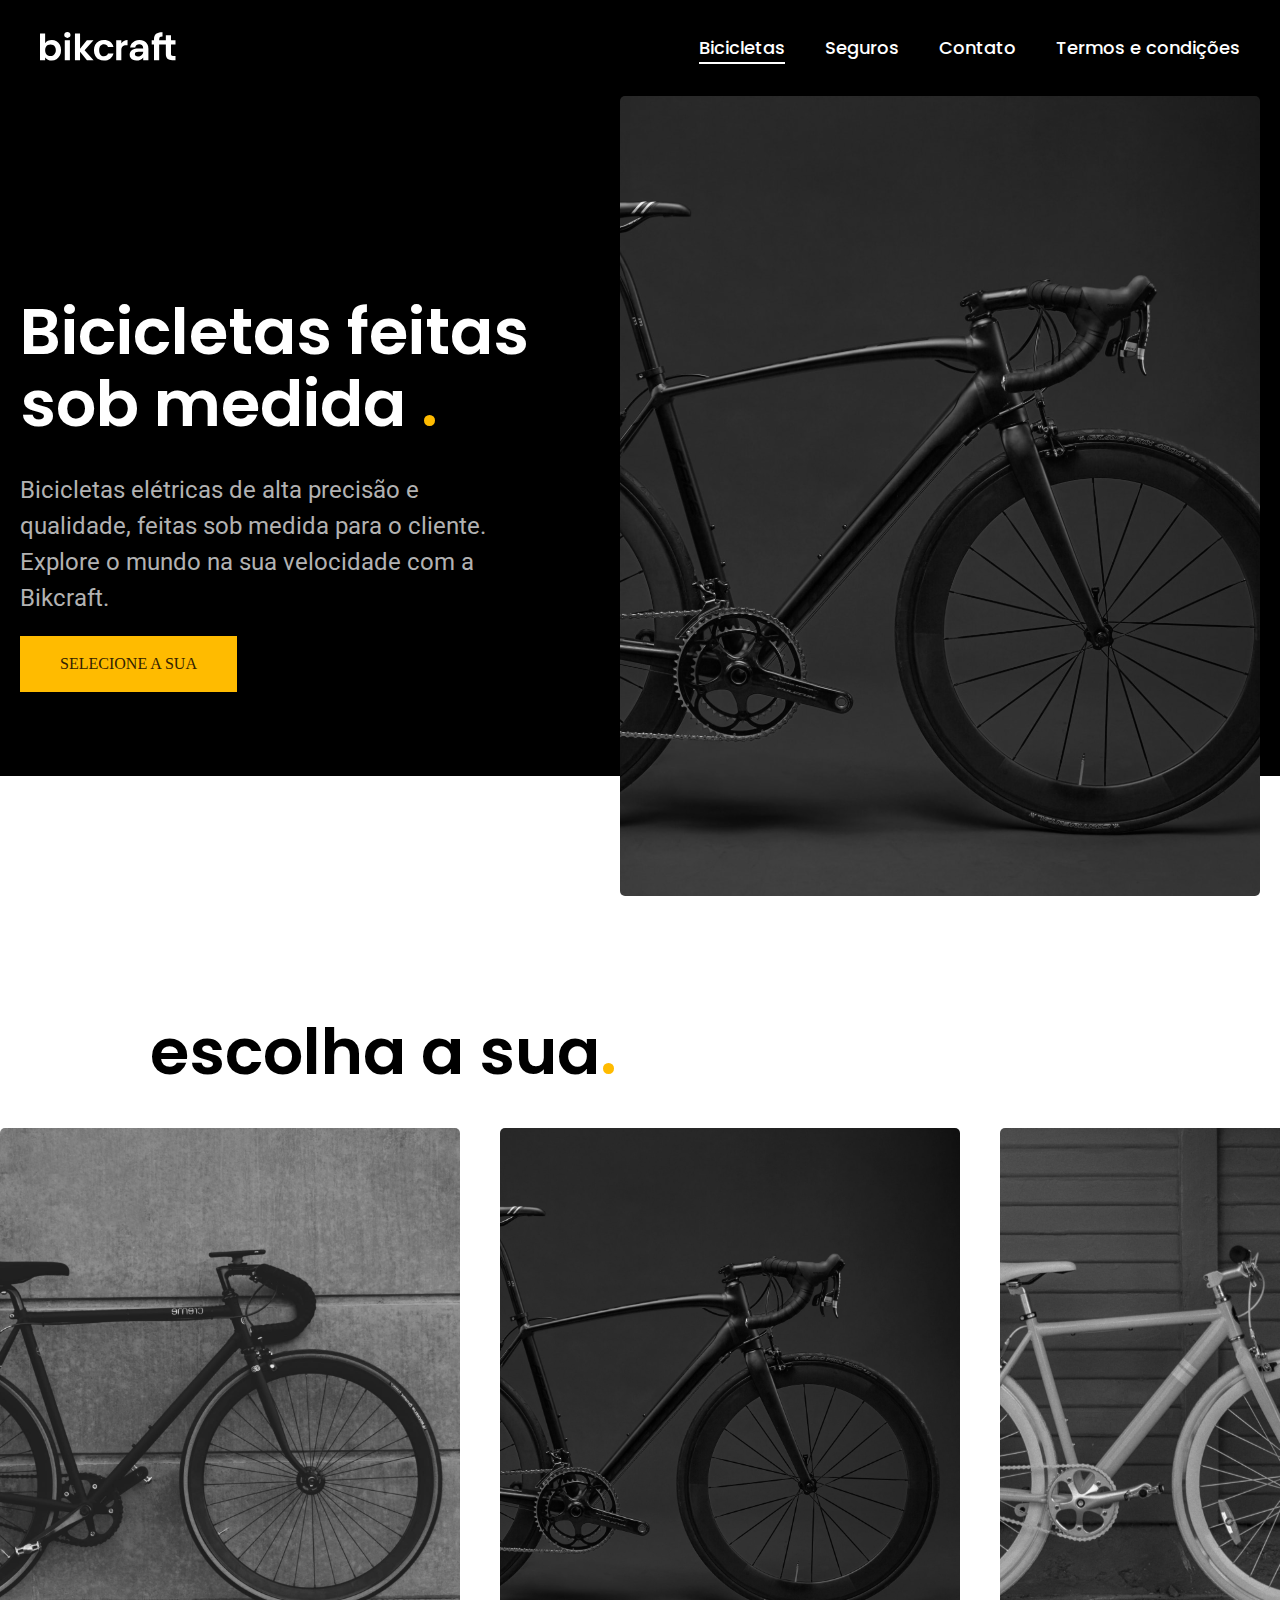
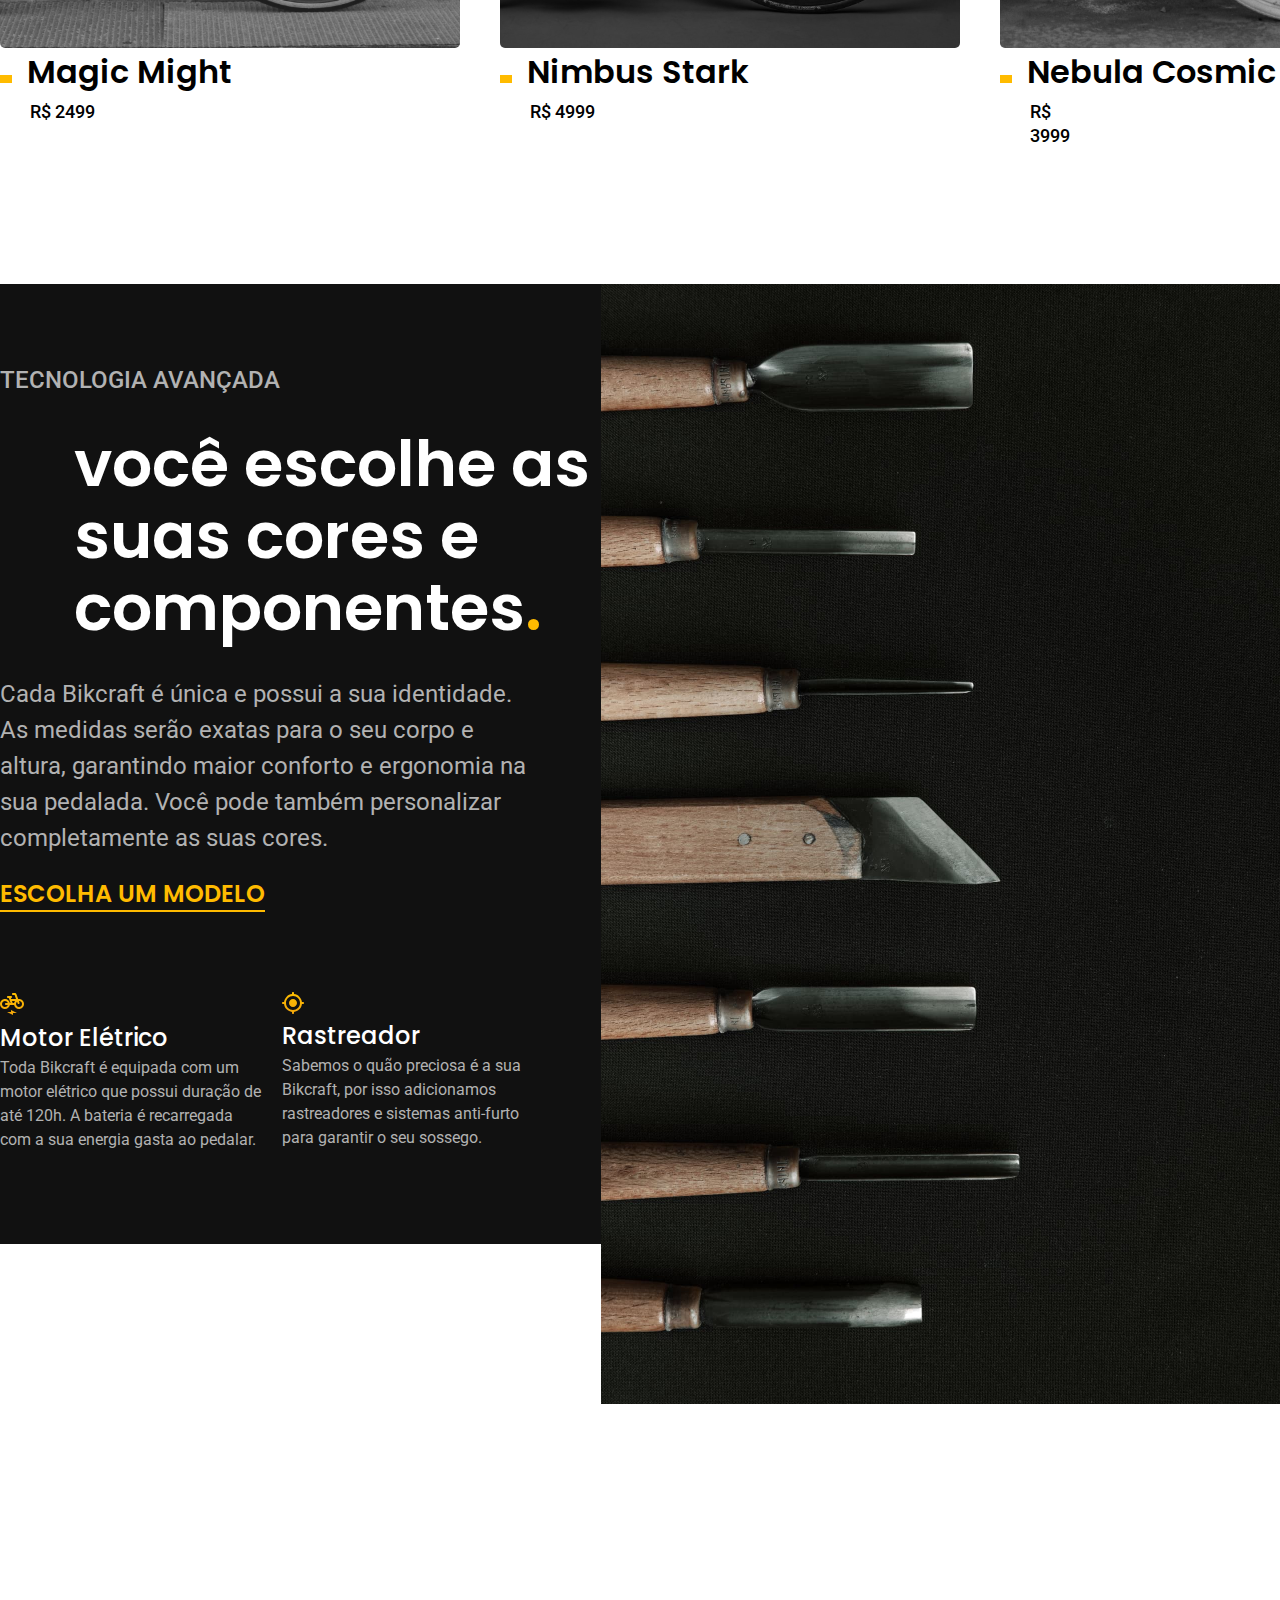
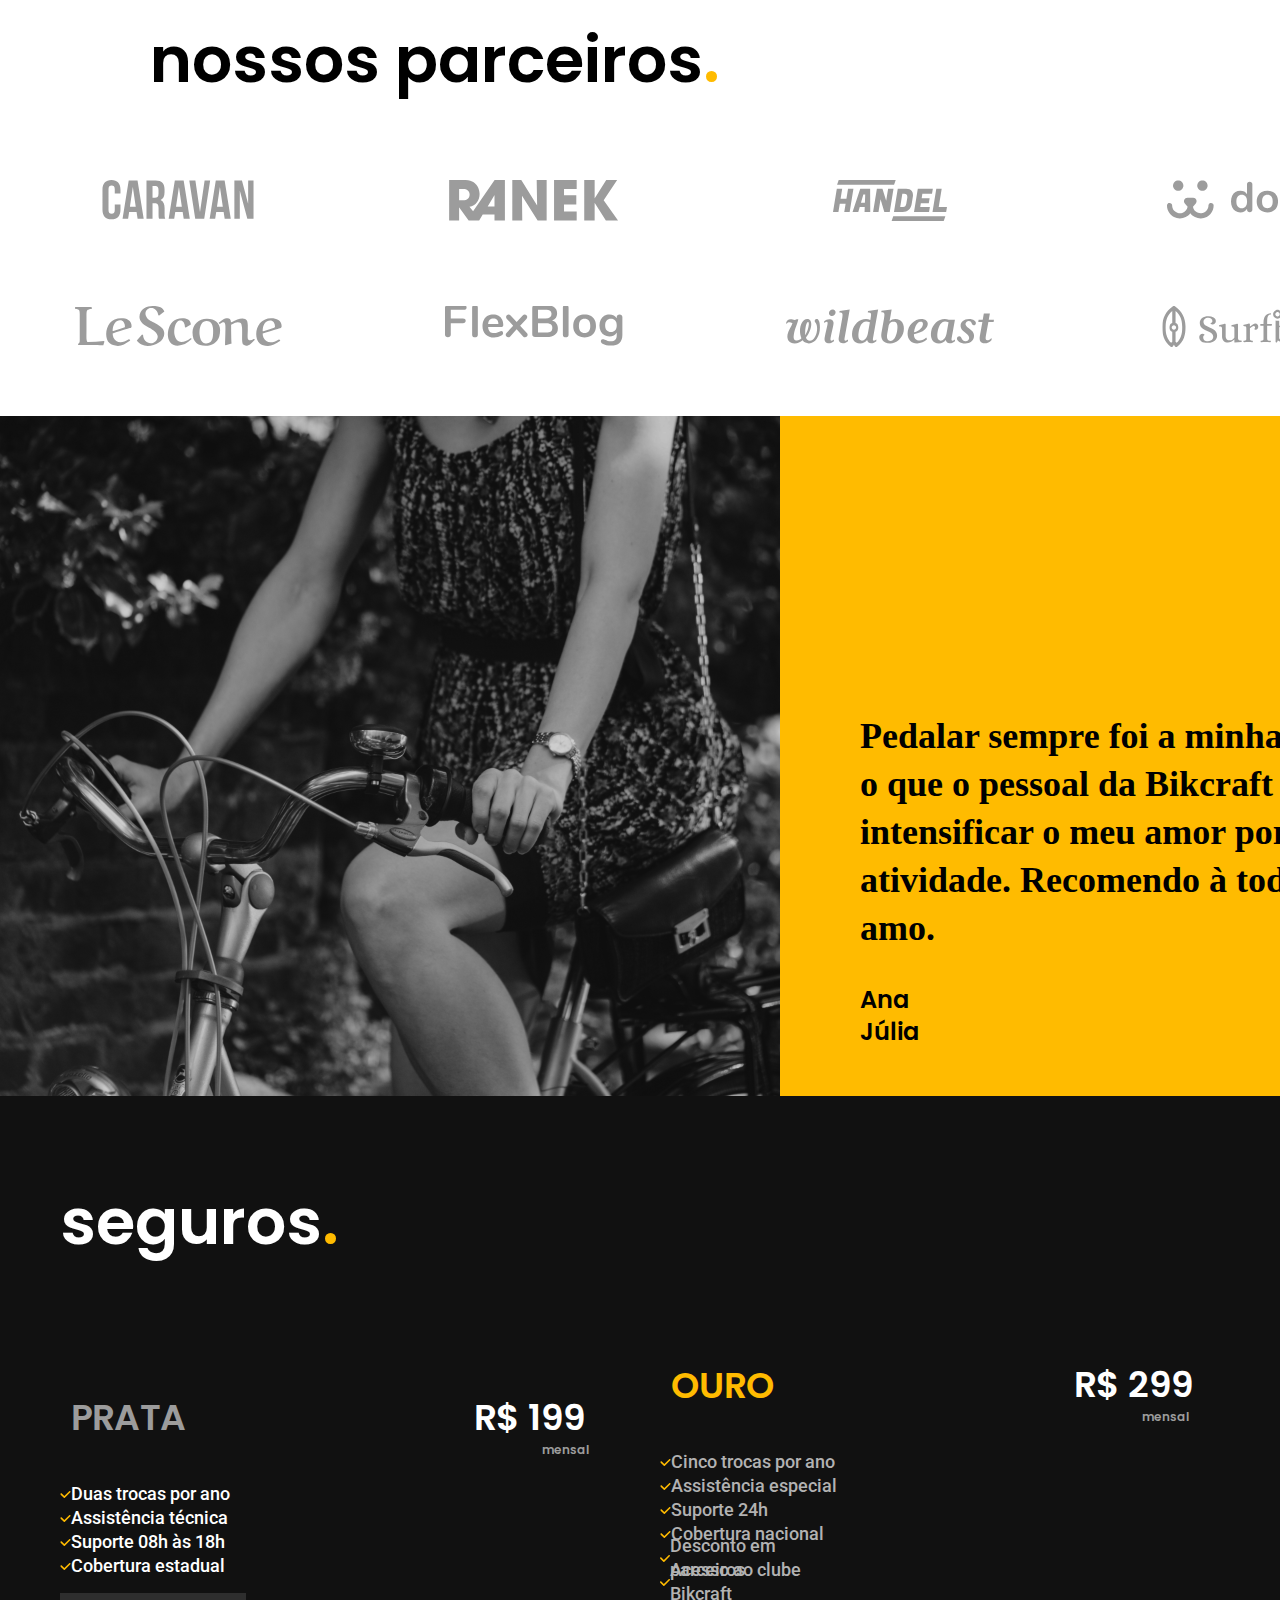
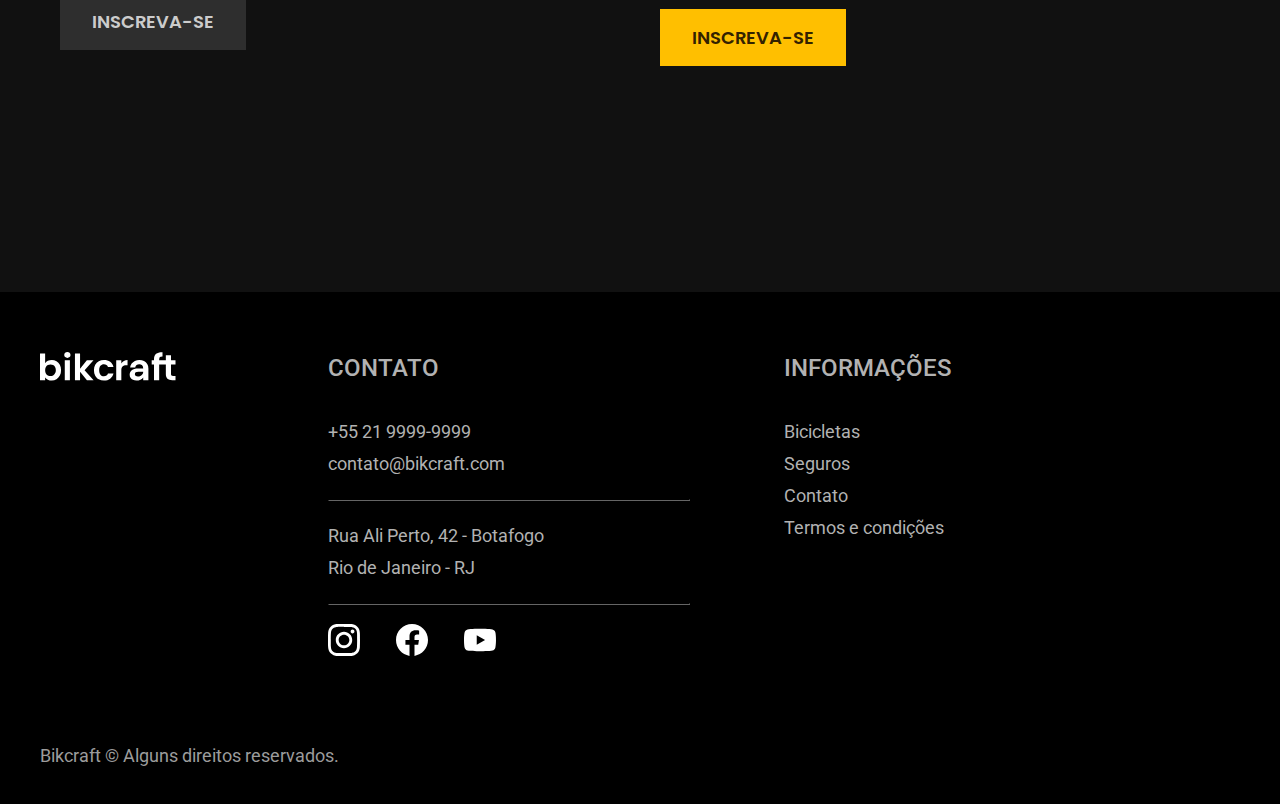
<file: index.html>
<!DOCTYPE html>
<html lang="pt-BR">
<head>
    <meta charset="UTF-8">
    <meta http-equiv="X-UA-Compatible" content="IE=edge">
    <meta name="viewport" content="width=device-width, initial-scale=1.0">
    <link rel="stylesheet" href="style.css">
    <title>Bikcraft - Home</title>
</head>
<body>
    
    
    <header><!--HEADER-->

        <div class="header-container">

            <a href="./index.html"><img src="./imagens/logo.svg" alt="Logo Bikcraft" width="136"></a>

            <nav>
                <ul>
                    <li class="menu-ativo"><a href="./bicletas.html">Bicicletas</a></li>
                    <li><a href="./seguros.html">Seguros</a></li>
                    <li><a href="./contato.html">Contato</a></li>
                    <li><a href="./termos.html">Termos e condições</a></li>
                </ul>
            </nav>

        </div>

    </header><!--HEADER-->

    <main class="home-main"><!--CONTEUDO-->

        <!--INTRO-->
        <section class="dark-section"> <!-- PADRAO (color)-->

            <div class="intro"> <!-- ESPECIFICO A CADA DARK SECTION (height)-->

                <div class="container"><!-- PADRAO (margin:auto/display:flex)-->
                    
                    <!-- IMG DECORATIVA -->

                    <div class="intro-content"> <!-- ESPECIFICO A CADA DARK SECTION (height & width)-->

                        <div class="content-container"><!-- PADRAO (margin:auto/display:flex/justify-content: space-between)-->
        
                            <div class="intro-content1">
                                <h1 class="font-1-xxl">
                                    Bicicletas feitas
                                    sob medida
                                </h1>
                                <p class="font-2-l">
                                    Bicicletas elétricas de alta precisão e qualidade,  feitas sob medida para o cliente. Explore o mundo na sua velocidade com a Bikcraft.
                                </p>
                                <a href="bicicletas.html">SELECIONE A SUA</a>
                            </div>
                            <img src="imagens/img-intro.svg" alt="Imagem intro.">
        
                        </div>

                    </div>
    
                </div>

            </div>

        </section>
        <!--INTRO-->
 
        <!-- OPCOES BIKES - ESTRUTURA PADRAO 1-->
        <section class="opcao-bikes">

            <!-- DIV TITULO -->
            <div class="title">
                <div class="title-text"><h1 id="opcao-bikes-title" class="font-1-xxl">escolha a sua</h1></div>
            </div>

            <!--DIV CENTER-->
            <div class="center">
                <a href="bicicleta-interna.html"><img src="imagens/bicicleta2.svg" alt="Bike 2"></a>
                <a href="bicicleta-interna.html"><img src="imagens/bicicleta1.svg" alt="Bike 1"></a>
                <a href="bicicleta-interna.html"><img src="imagens/bicicleta3.svg" alt="Bike 3"></a>
            </div>

            <!-- DIV INFO -->
            <div class="info">
                <div class="dado"><div><img src="imagens/Rectangle_35.svg"> <h1 class="font-1-xl">Magic Might</h1></div><p class="font-2-m">R$ 2499</p></div>
                <div class="dado"><div><img src="imagens/Rectangle_35.svg"> <h1 class="font-1-xl">Nimbus Stark</h1></div><p class="font-2-m">R$ 4999</p></div>
                <div class="dado"><div><img src="imagens/Rectangle_35.svg"> <h1 class="font-1-xl">Nebula Cosmic</h1></div><p class="font-2-m">R$ 3999</p></div>
            </div>

        </section>
        <!-- OPCOES BIKES -->

        <!--TECNOLOGIA AVANCADA-->
        <!---->
        <section id="tec-dark-section" class="dark-section2">

            <div class="tec">

                <!---->
                <div class="container">
                    
                    

                    <div class="tec-content">

                        <!---->
                        <div class="content-container">

                            <div class="grid">
                                <div class="content1">
                                    <h1 class="font-custom-1">Tecnologia Avançada</h1>
                                    <h2 class="font-1-xxl">você escolhe as suas cores e componentes</h2>
                                    <h3 class="font-2-l">Cada Bikcraft é única e possui a sua identidade. As medidas serão exatas para o seu corpo e altura, garantindo maior conforto e ergonomia na sua pedalada. Você pode também personalizar completamente as suas cores.</h3>
                                    <h4 class="font-custom-2"><a href="bicicletas.html">ESCOLHA UM MODELO</a></h4>
                                </div>

                                <div class="grid-inner">
                                    <div class="content2">
                                        <img src="imagens/eletrica.svg" alt="Imagem eletrica.">
                                        <h1 class="font-custom-3">Motor Elétrico</h1>
                                        <p class="font-2-s">Toda Bikcraft é equipada com um motor elétrico que possui duração de até 120h. A bateria é recarregada com a sua energia gasta ao pedalar.</p>
                                    </div>
                                    <div class="content3">
                                        <img src="imagens/rastreador.svg" alt="Imagem rastreador.">
                                        <h1 class="font-custom-3">Rastreador</h1>
                                        <p class="font-2-s">Sabemos o quão preciosa é a sua Bikcraft, por isso adicionamos rastreadores e sistemas anti-furto para garantir o seu sossego.</p>
                                    </div>
                                </div>
                            </div>
                            <img src="imagens/diferencial.svg" alt="Imagem diferencial.">
        
                        </div><!---->

                    </div>
    
                </div><!---->

            </div>

        </section><!---->
        <!--TECNOLOGIA AVANCADA-->

        <!-- PARCEIROS - ESTRUTURA PADRAO 1-->
        <section class="parceiros">

            <div class="parceiros-content">
                <!-- DIV TITULO -->
                <div class="title">
                    <div class="title-text"><h1 class="font-1-xxl">nossos parceiros</h1></div>
                </div>

                <!--DIV CENTER-->
                <div class="center">
                    <div id="set1" class="img-set">
                        <div class="img-set-img"><img src="imagens/caravan.svg" alt="parceiros"></div>
                        <div class="img-set-img"><img src="imagens/Ranek.svg" alt="parceiros"></div>
                        <div class="img-set-img"><img src="imagens/Handel.svg" alt="parceiros"></div>
                        <div class="img-set-img"><img src="imagens/dogs.svg" alt="parceiros"></div>
                    </div>
                    
                    <div id="set2" class="img-set">
                        <div class="img-set-img"><img src="imagens/lescone.svg" alt="parceiros"></div>
                        <div class="img-set-img"><img src="imagens/flexblog.svg" alt="parceiros"></div>
                        <div class="img-set-img"><img src="imagens/wildbeast.svg" alt="parceiros"></div>
                        <div class="img-set-img"><img src="imagens/surfbot.svg" alt="parceiros"></div>
                    </div>
                </div>    
            </div>

        </section>
        <!-- PARCEIROS -->

        <!--DEPOIMENTO-->
        <section>

            <div class="dep-section">
                <div class="dep-content">
                    <img src="imagens/depoimento.svg" alt="">
                    <h1 class="font-custom-15">Pedalar sempre foi a minha paixão, o que o pessoal da Bikcraft fez foi intensificar o meu amor por esta atividade. Recomendo à todos que amo.</h1>
                    <p class="font-custom-5">Ana Júlia</p>
                </div>
            </div>

        </section>


        <!--SEGUROS-->
        <!---->
        <section class="dark-section2"> 

            <div class="seg"> <!-- ESPECIFICO A CADA DARK SECTION (height)-->

                <!---->
                <div class="container">
                    
                    <!-- IMG DECORATIVA -->

                    <div class="seg-content"> <!-- ESPECIFICO A CADA DARK SECTION (height & width)-->

                        <!---->
                        <div class="content-container"><!-- PADRAO (margin:auto/display:flex/justify-content: space-between)-->

                            <div class="content1">
                                <div class="content1-container1">
                                    <h1 class="font-1-xxl">seguros</h1>
                                    <h2 class="font-custom-4">PRATA</h2>
                                    <div class="line"><img src="imagens/lista.svg" alt="Lista icon"><p class="font-2-m">Duas trocas por ano</p></div>
                                    <div class="line"><img src="imagens/lista.svg" alt="Lista icon"><p class="font-2-m">Assistência técnica</p></div>
                                    <div class="line"><img src="imagens/lista.svg" alt="Lista icon"><p class="font-2-m">Suporte 08h às 18h</p></div>
                                    <div class="line"><img src="imagens/lista.svg" alt="Lista icon"><p class="font-2-m">Cobertura estadual</p></div>
                                    <div class="btnSubscribe"><a class="font-1-m-b" href="orcamento.html">INSCREVA-SE</a></div>
                                </div>
                                <div class="content1-container2">
                                    <h1 class="font-custom-4">R$ 199</h1>
                                    <p class="font-1-xs">mensal</p>
                                </div>
                            </div>

                            <div class="content2">
                                <div class="content2-container1">
                                    <h2 class="font-custom-4">OURO</h2>
                                    <div class="line"><img src="imagens/lista.svg" alt="Lista icon"><p class="font-2-m">Cinco trocas por ano</p></div>
                                    <div class="line"><img src="imagens/lista.svg" alt="Lista icon"><p class="font-2-m">Assistência especial</p></div>
                                    <div class="line"><img src="imagens/lista.svg" alt="Lista icon"><p class="font-2-m">Suporte 24h</p></div>
                                    <div class="line"><img src="imagens/lista.svg" alt="Lista icon"><p class="font-2-m">Cobertura nacional</p></div>
                                    <div class="line"><img src="imagens/lista.svg" alt="Lista icon"><p class="font-2-m">Desconto em parceiros</p></div>
                                    <div class="line"><img src="imagens/lista.svg" alt="Lista icon"><p class="font-2-m">Acesso ao clube Bikcraft</p></div>
                                    <div class="btnSubscribe"><a class="font-1-m-b" href="orcamento.html">INSCREVA-SE</a></div>
                                </div>
                                <div class="content2-container2">
                                    <h1 class="font-custom-4">R$ 299</h1>
                                    <p class="font-1-xs">mensal</p>
                                </div>
                            </div>

                        </div>

                    </div>
    
                </div>

            </div>

        </section>

    </main><!--CONTEUDO-->

    <footer><!--FOOTER-->

        <div class="footer-container">
            
            <div class="footer-grid">

                <img src="./imagens/logo.svg" alt="Logo Bikcraft" width="136">

                <div class="footer-contato">

                    <h3>Contato</h3>
                    <ul>
                        <li>+55 21 9999-9999</li>
                        <li>contato@bikcraft.com</li>
                        <li><hr></li>
                        <li>Rua Ali Perto, 42 - Botafogo</li>
                        <li>Rio de Janeiro - RJ</li>
                        <li><hr></li>
                    </ul>

                    <img src="./imagens/instagram.svg" alt="Logo Instagram">
                    <img src="./imagens/facebook.svg" alt="Logo Facebook">
                    <img src="./imagens/youtube.svg" alt="Logo Youtube">

                </div>

                <div class="footer-info">

                    <h3>Informações</h3>
                    <nav>
                        <ul>
                            <li><a href="./bicletas.html">Bicicletas</a></li>
                            <li><a href="./seguros.html">Seguros</a></li>
                            <li><a href="./contato.html">Contato</a></li>
                            <li><a href="./termos.html">Termos e condições</a></li>
                        </ul>
                    </nav>

                </div>

            </div>
            <p>Bikcraft &copy; Alguns direitos reservados.</p>

        </div>

    </footer><!--FOOTER-->

</body>
</html>
</file>
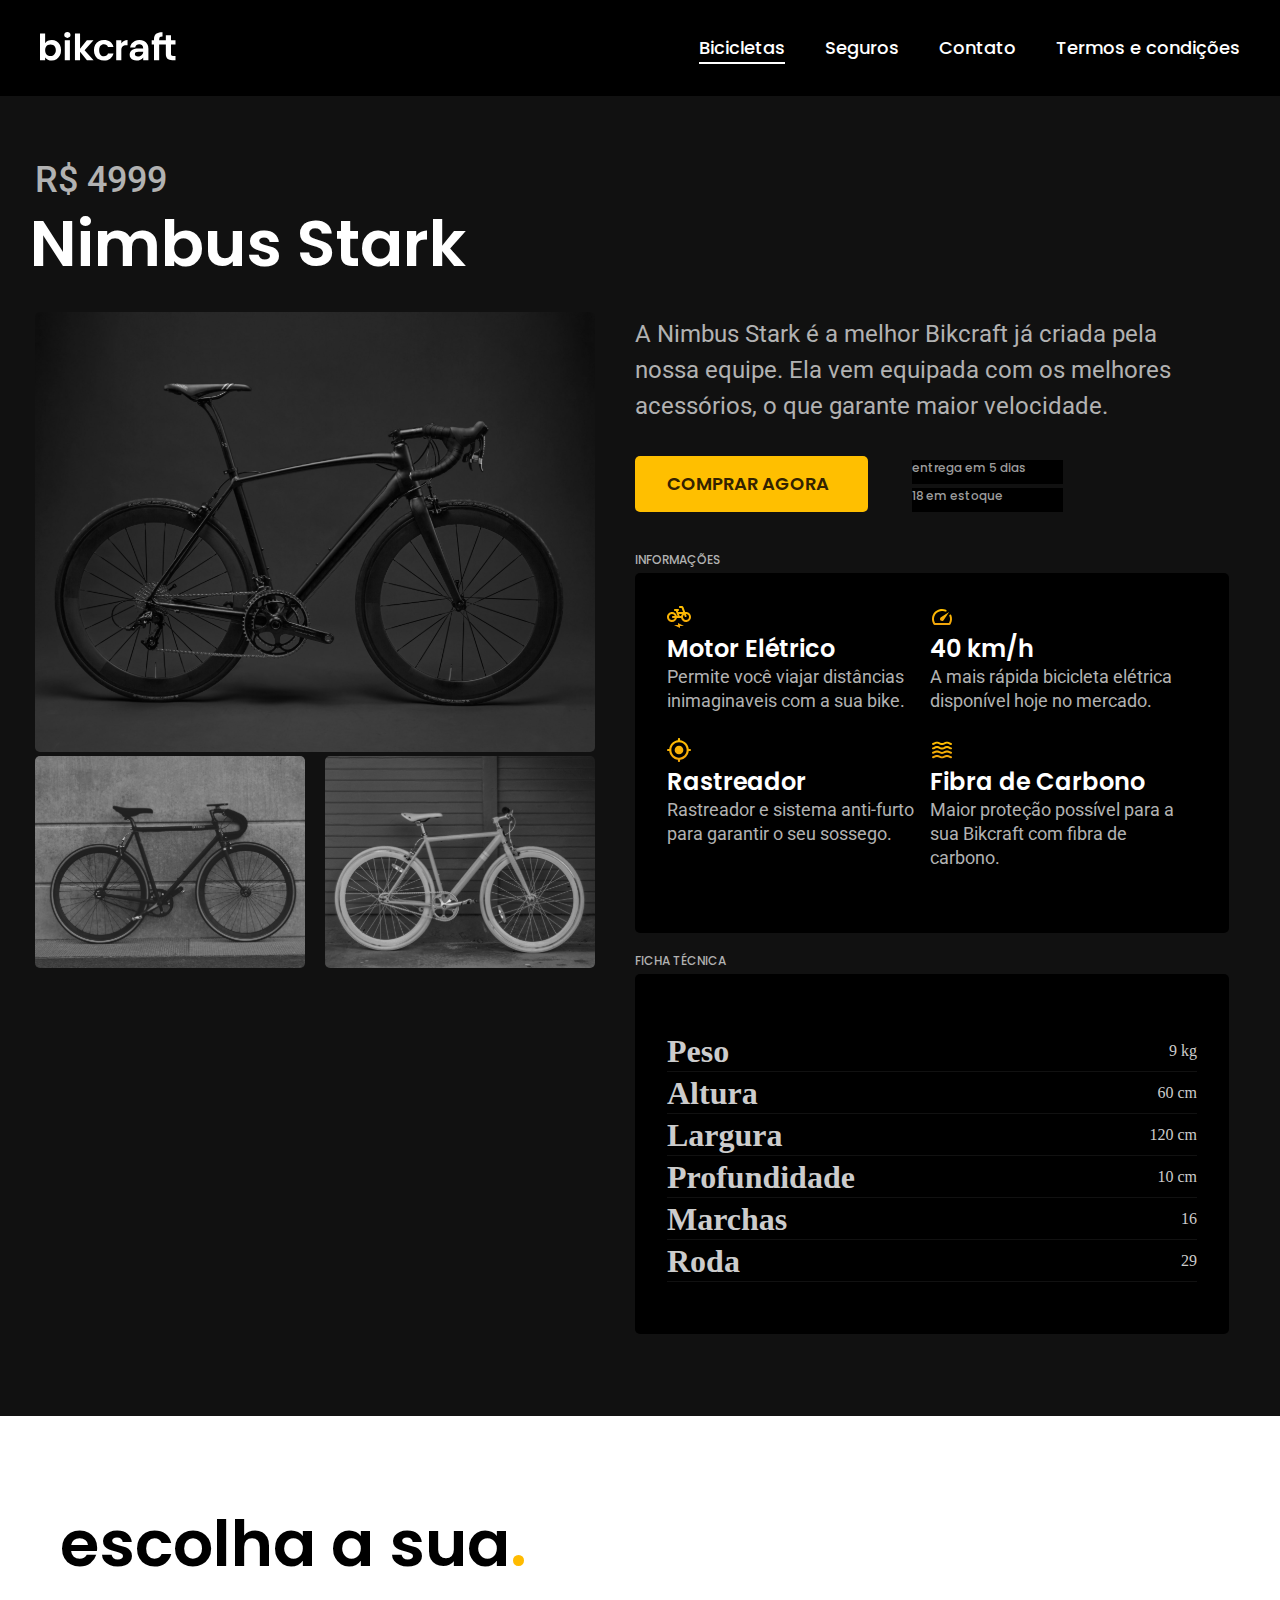
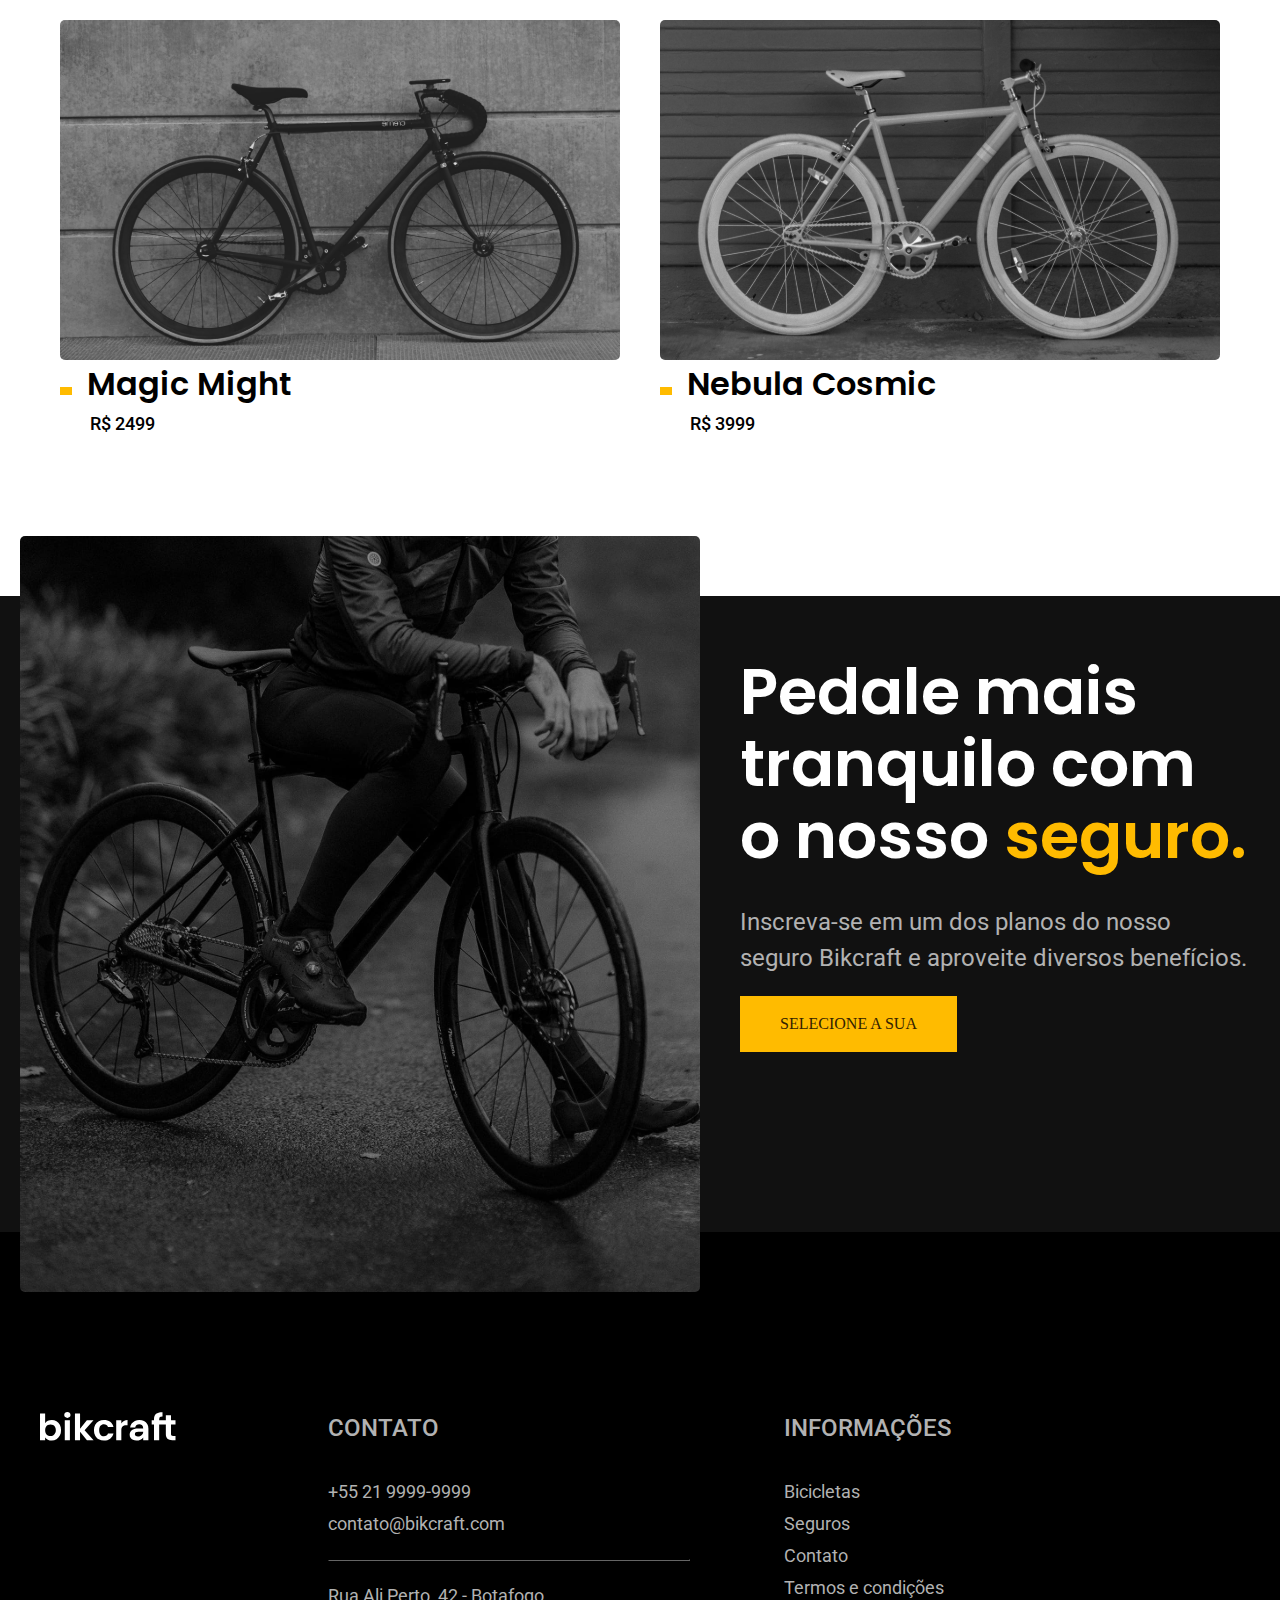
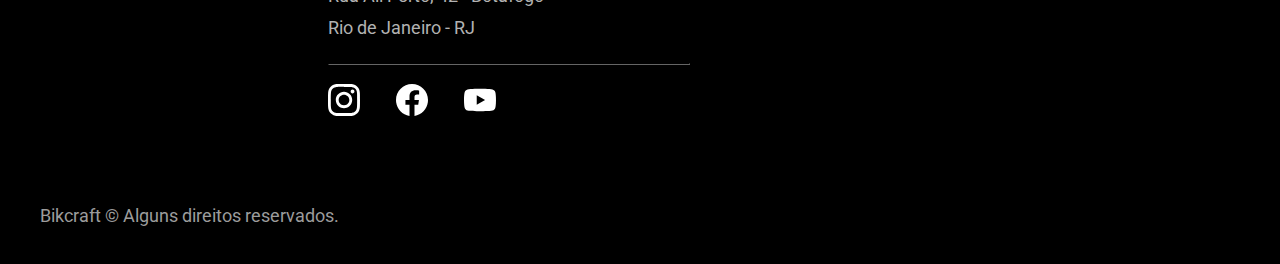
<file: bicicleta-interna.html>
<!DOCTYPE html>
<html lang="pt-BR">
<head>
    <meta charset="UTF-8">
    <meta http-equiv="X-UA-Compatible" content="IE=edge">
    <meta name="viewport" content="width=device-width, initial-scale=1.0">
    <link rel="stylesheet" href="style.css">
    <title>Bikcraft - Bicicleta Interna</title>
</head>
<body>
    
    
    <header><!--HEADER-->

        <div class="header-container">

            <a href="./index.html"><img src="./imagens/logo.svg" alt="Logo Bikcraft" width="136"></a>

            <nav>
                <ul>
                    <li class="menu-ativo"><a href="./bicletas.html">Bicicletas</a></li>
                    <li><a href="./seguros.html">Seguros</a></li>
                    <li><a href="./contato.html">Contato</a></li>
                    <li><a href="./termos.html">Termos e condições</a></li>
                </ul>
            </nav>

        </div>

    </header><!--HEADER-->

    <main><!--CONTEUDO-->

        <!--SECTION COMPRA-->
        <section>

            <div class="compra-section">

                <div class="compra-content">

                    <!--FOTOS-->
                    <div class="bike-fotos">
                        <div class="bike-titulo">
                            <h1 class="font-custom-16">R$ 4999</h1>
                            <h2 class="font-1-xxl">Nimbus Stark</h2>
                        </div>
                        <img src="imagens/bicicleta1-galeria.svg" alt="Bike 1">
                        <div class="mais-bikes">
                            <img src="imagens/bicicleta2-galeria.svg" alt="Bike 2">
                            <img src="imagens/bicicleta3-galeria.svg" alt="Bike 3">
                        </div>
                    </div>
                    
                    <!--BIKE DESC-->
                    <div class="bike-descricao">
                        <p id="bike-descricao-text" class="font-2-l">A Nimbus Stark é a melhor Bikcraft já criada pela nossa equipe. Ela vem equipada com os melhores acessórios, o que garante maior velocidade.</p>
                        <!--BTN-->
                        <div class="cta">
                            <a href="orcamento.html" class="font-1-m-b">COMPRAR AGORA</a>
                            <div class="condicoes-envio">
                                <p class="font-custom-11">entrega em 5 dias</p>
                                <p class="font-custom-11">18 em estoque</p>
                            </div>
                        </div>
                        <p id="subDescricao-title" class="font-custom-11">INFORMAÇÕES</p>
                        <div class="subDescricao1">
                            <div class="subDescricao1-content">
                                <div class="box-item-info">
                                    <div class="item-info">
                                        <img src="imagens/bikeicon.svg" alt="parceiros">
                                        <h1 class="font-custom-5">Motor Elétrico</h1>
                                        <p class="font-custom-6">Permite você viajar distâncias inimaginaveis com a sua bike.</p>
                                    </div>
                                    <div class="item-info">
                                        <img src="imagens/velocidade.svg" alt="parceiros">
                                        <h1 class="font-custom-5">40 km/h</h1>
                                        <p class="font-custom-6">A mais rápida bicicleta elétrica disponível hoje no mercado.</p>
                                    </div>
                                </div>
                                <div class="box-item-info">
                                    <div class="item-info">
                                        <img src="imagens/rastreador.svg" alt="parceiros">
                                        <h1 class="font-custom-5">Rastreador</h1>
                                        <p class="font-custom-6">Rastreador e sistema anti-furto para garantir o seu sossego.</p>
                                    </div>
                                    <div class="item-info">
                                        <img src="imagens/carbono.svg" alt="parceiros">
                                        <h1 class="font-custom-5">Fibra de Carbono</h1>
                                        <p class="font-custom-6">Maior proteção possível para a sua Bikcraft com fibra de carbono.</p>
                                    </div>
                                </div>
                            </div>
                        </div>
                        <p id="subDescricao-title" class="font-custom-11">FICHA TÉCNICA</p>
                        <div class="subDescricao2">
                            <div class="subDescricao2-content">
                                <div class="subDescricao2-line"><h1>Peso</h1><p>9 kg</p></div>
                                <div class="subDescricao2-line"><h1>Altura</h1><p>60 cm</p></div>
                                <div class="subDescricao2-line"><h1>Largura</h1><p>120 cm</p></div>
                                <div class="subDescricao2-line"><h1>Profundidade</h1><p>10 cm</p></div>
                                <div class="subDescricao2-line"><h1>Marchas</h1><p>16</p></div>
                                <div class="subDescricao2-line"><h1>Roda</h1><p>29</p></div>
                            </div>
                        </div>
                    </div>
                </div>

            </div>

        </section>

        <!-- OPCOES BIKES - ESTRUTURA PADRAO 1-->
        <section class="opcao-bikes-bicicleta-interna">

            <!-- DIV TITULO -->
            <div id="opcao-bikes-bicicleta-interna-title" class="title">
                <div class="title-text"><h1 class="font-1-xxl">escolha a sua</h1></div>
            </div>

            <!--DIV CENTER-->
            <div class="center">
                <a href="bicicleta-interna.html"><img src="imagens/bicicleta1-wide.svg" alt="Bike 1"></a>
                <a href="bicicleta-interna.html"><img src="imagens/bicicleta3-wide.svg" alt="Bike 3"></a>
            </div>

            <!-- DIV INFO -->
            <div id="opcao-bikes-bicicleta-interna-info" class="info">
                <div class="dado"><div><img src="imagens/Rectangle_35.svg"> <h1 class="font-1-xl">Magic Might</h1></div><p class="font-2-m">R$ 2499</p></div>
                <div class="dado"><div><img src="imagens/Rectangle_35.svg"> <h1 class="font-1-xl">Nebula Cosmic</h1></div><p class="font-2-m">R$ 3999</p></div>
            </div>

        </section>


        <!--SEGUROS OFFER-->
        <section class="dark-section"> <!-- PADRAO (color)-->

            <div id="seg-offer" class="intro"> <!-- ESPECIFICO A CADA DARK SECTION (height)-->

                <div id="seg-offer-container" class="container"><!-- PADRAO (margin:auto/display:flex)-->
                    
                    <!-- IMG DECORATIVA -->

                    <div class="intro-content"> <!-- ESPECIFICO A CADA DARK SECTION (height & width)-->

                        <div class="content-container"><!-- PADRAO (margin:auto/display:flex/justify-content: space-between)-->
        
                            <img src="imagens/guyBike.svg" alt="Imagem intro.">

                            <div id="seg-offer-content" class="intro-content1">
                                <h1 class="font-1-xxl">
                                    Pedale mais
                                    tranquilo com
                                    o nosso
                                </h1>
                                <p class="font-2-l">
                                    Inscreva-se em um dos planos do nosso seguro Bikcraft e aproveite diversos benefícios.
                                </p>
                                <a href="seguros.html">SELECIONE A SUA</a>
                            </div>

                        </div>

                    </div>
    
                </div>

            </div>

        </section>

        <div class="bar"></div>

        <!--INTRO-->
    </main><!--CONTEUDO-->

    <footer><!--FOOTER-->

        <div class="footer-container">
            
            <div class="footer-grid">

                <img src="./imagens/logo.svg" alt="Logo Bikcraft" width="136">

                <div class="footer-contato">

                    <h3>Contato</h3>
                    <ul>
                        <li>+55 21 9999-9999</li>
                        <li>contato@bikcraft.com</li>
                        <li><hr></li>
                        <li>Rua Ali Perto, 42 - Botafogo</li>
                        <li>Rio de Janeiro - RJ</li>
                        <li><hr></li>
                    </ul>

                    <img src="./imagens/instagram.svg" alt="Logo Instagram">
                    <img src="./imagens/facebook.svg" alt="Logo Facebook">
                    <img src="./imagens/youtube.svg" alt="Logo Youtube">

                </div>

                <div class="footer-info">

                    <h3>Informações</h3>
                    <nav>
                        <ul>
                            <li><a href="./bicletas.html">Bicicletas</a></li>
                            <li><a href="./seguros.html">Seguros</a></li>
                            <li><a href="./contato.html">Contato</a></li>
                            <li><a href="./termos.html">Termos e condições</a></li>
                        </ul>
                    </nav>

                </div>

            </div>
            <p>Bikcraft &copy; Alguns direitos reservados.</p>

        </div>

    </footer><!--FOOTER-->

</body>
</html>
</file>
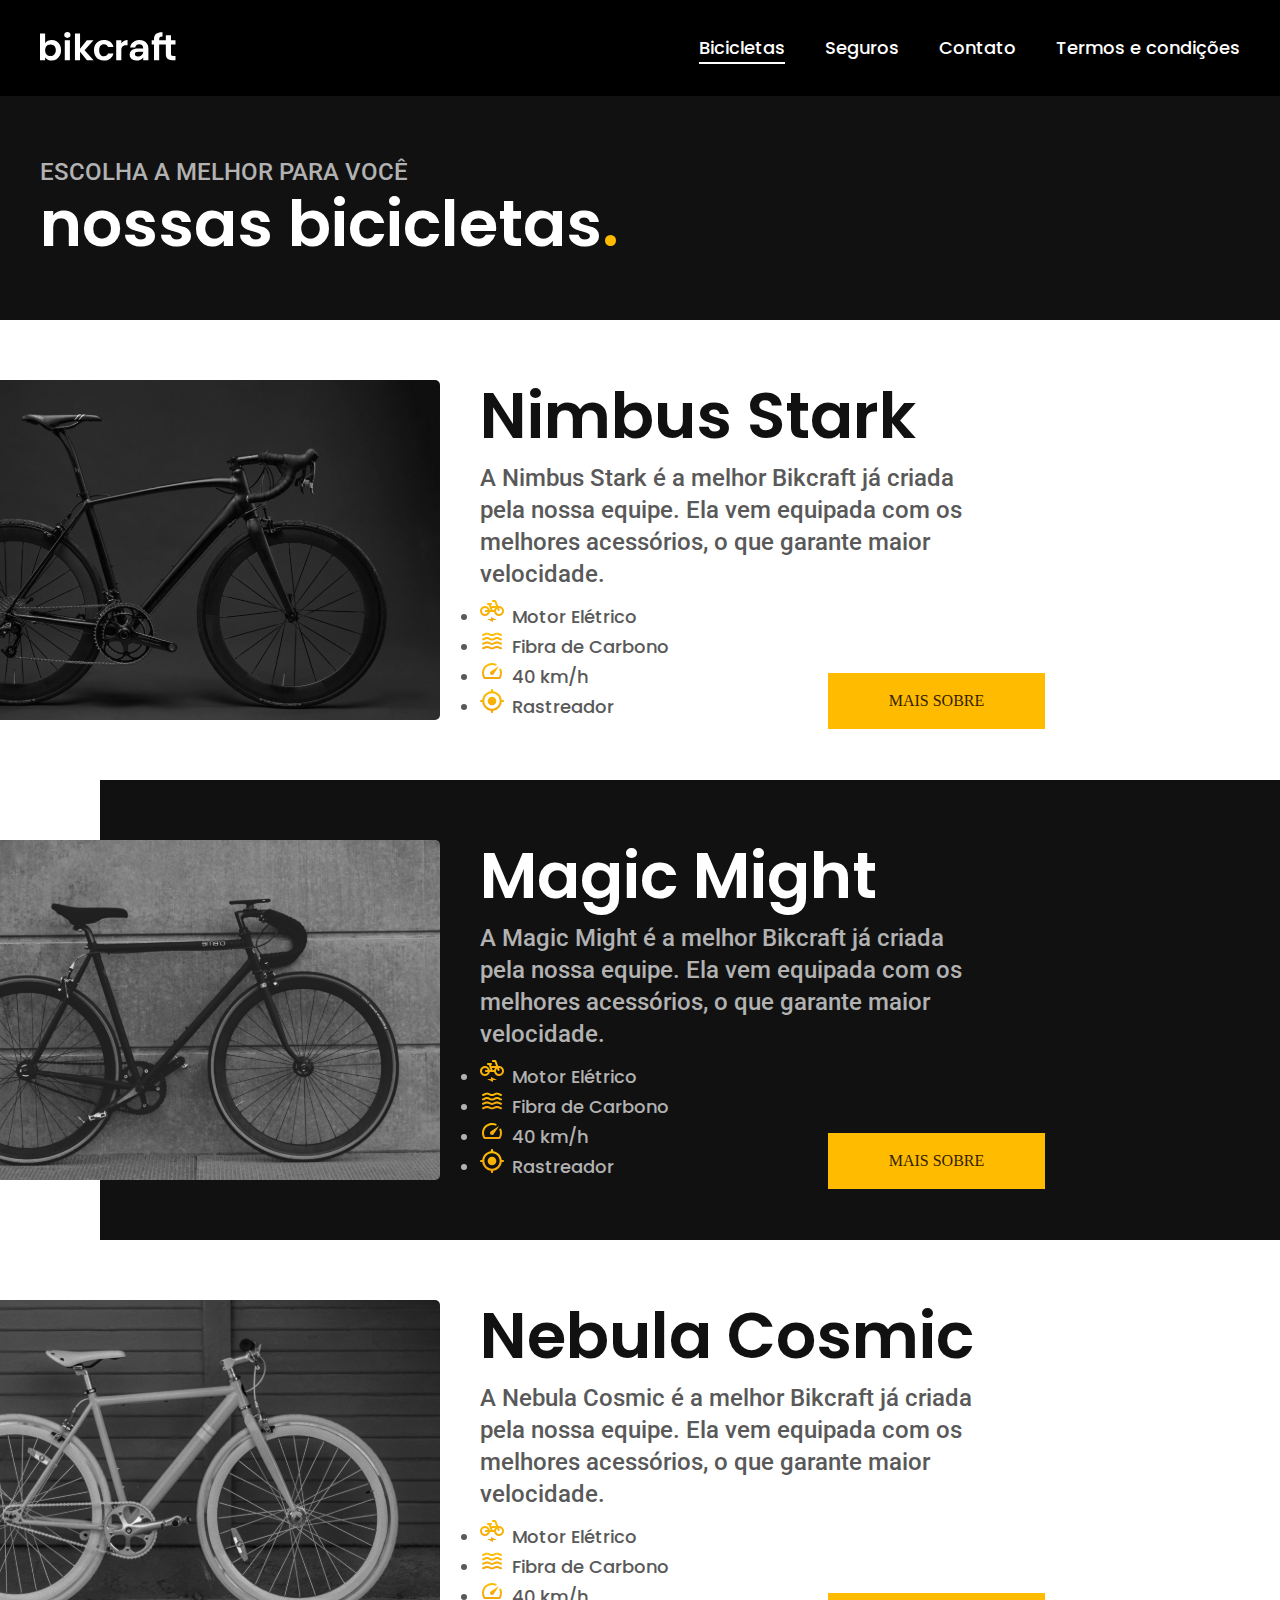
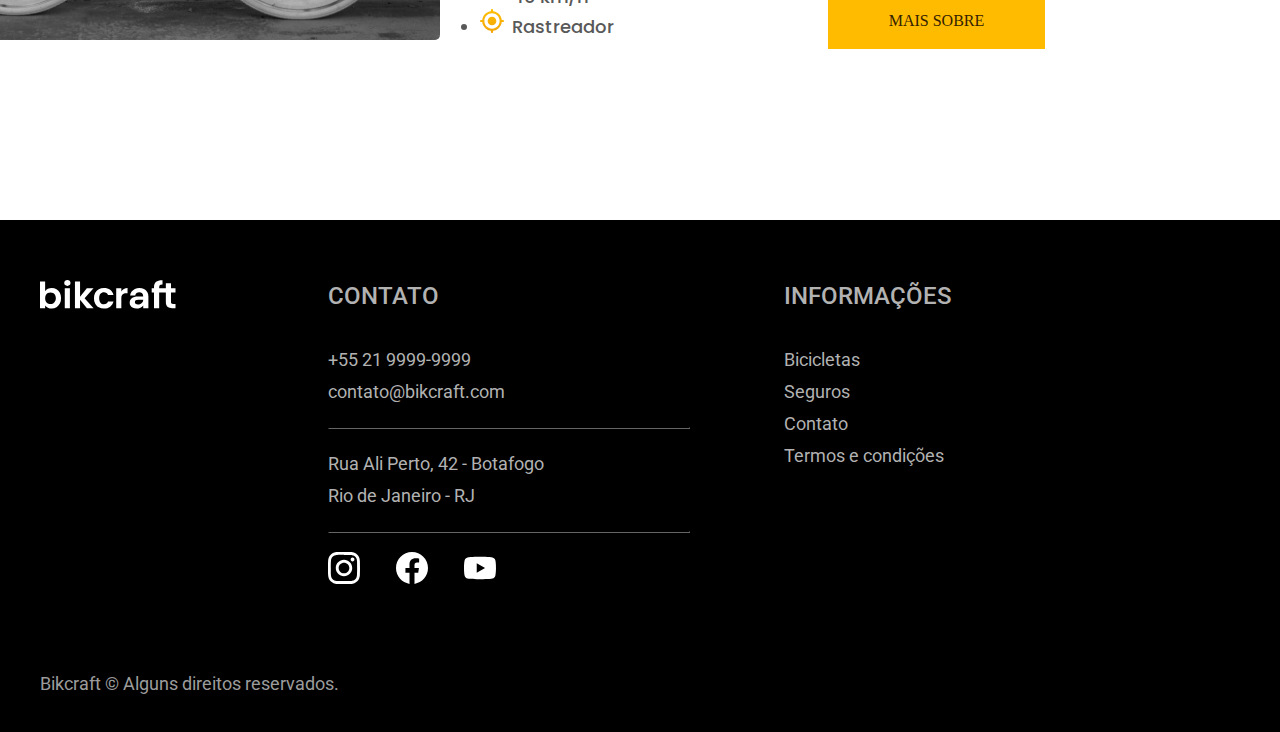
<file: bicicletas.html>
<!DOCTYPE html>
<html lang="pt-BR">

<head>
    <meta charset="UTF-8">
    <meta http-equiv="X-UA-Compatible" content="IE=edge">
    <meta name="viewport" content="width=device-width, initial-scale=1.0">
    <link rel="stylesheet" href="style.css">
    <title>Bikcraft - Bicicletas</title>
</head>

<body>


    <header>
        <!--HEADER-->

        <div class="header-container">

            <a href="./index.html"><img src="./imagens/logo.svg" alt="Logo Bikcraft" width="136"></a>

            <nav>
                <ul>
                    <li class="menu-ativo"><a href="./bicletas.html">Bicicletas</a></li>
                    <li><a href="./seguros.html">Seguros</a></li>
                    <li><a href="./contato.html">Contato</a></li>
                    <li><a href="./termos.html">Termos e condições</a></li>
                </ul>
            </nav>

        </div>

    </header>
    <!--HEADER-->

    <main>

        <!--CONTEUDO-->    
        <!-- TITULO -->
        <section class="main-titulo">
            <div class="main-container">
                <p>Escolha a melhor para você</p>
                <h1>nossas bicicletas</h1>
            </div>
            
        <!--BIKE 1-->
        <section id="W-bicicleta-offer" class="dark-section">
            <!-- PADRAO (color)-->
        
            <div id="W-bik-offer-section" class="intro">
                <!-- ESPECIFICO A CADA DARK SECTION (height)-->
        
                <div id="W-bik-offer-container" class="container">
                    <!-- PADRAO (margin:auto/display:flex)-->
        
                    <!-- IMG DECORATIVA -->
        
                    <div id="W-bik-offer-content" class="intro-content">
                        <!-- ESPECIFICO A CADA DARK SECTION (height & width)-->
        
                        <div id="W-bik-offer-content-container" class="content-container">
                            <!-- PADRAO (margin:auto/display:flex/justify-content: space-between)-->
        
                            <img src="imagens/Nimbus-wide.svg" alt="Imagem intro.">
        
                            <div id="W-bik-offer" class="intro-content1">
                                <h1 class="font-custom-14">Nimbus Stark</h1>
                                <p class="font-2-l">
                                    A Nimbus Stark é a melhor Bikcraft já criada pela nossa equipe. Ela vem equipada com os melhores acessórios, o que garante maior velocidade.
                                </p>
                                <ul class="bike2-list">
                                    <li class="font-1-m"><img src="imagens/eletrica.svg">Motor Elétrico</li>
                                    <li class="font-1-m"><img src="imagens/carbono.svg">Fibra de Carbono</li>
                                    <li class="font-1-m"><img src="imagens/velocidade.svg">40 km/h</li>
                                    <li class="font-1-m"><img src="imagens/rastreador.svg">Rastreador</li>
                                </ul>
                                <a id="W-btnMais" href="bicicleta-interna.html">MAIS SOBRE</a>
                            </div>
        
                        </div>
        
                    </div>
        
                </div>
        
            </div>
        
        </section>

        <!--BIKE 2-->
        <section id="bicicleta-offer" class="dark-section">
            <!-- PADRAO (color)-->
        
            <div id="bik-offer-section" class="intro">
                <!-- ESPECIFICO A CADA DARK SECTION (height)-->
        
                <div id="bik-offer-container" class="container">
                    <!-- PADRAO (margin:auto/display:flex)-->
        
                    <!-- IMG DECORATIVA -->
        
                    <div id="bik-offer-content" class="intro-content">
                        <!-- ESPECIFICO A CADA DARK SECTION (height & width)-->
        
                        <div id="bik-offer-content-container" class="content-container">
                            <!-- PADRAO (margin:auto/display:flex/justify-content: space-between)-->
        
                            <img src="imagens/bicicleta2-wide.svg" alt="Imagem intro.">
        
                            <div id="bik-offer" class="intro-content1">
                                <h1 class="font-custom-14">Magic Might</h1>
                                <p class="font-2-l">
                                    A Magic Might é a melhor Bikcraft já criada pela nossa equipe. Ela vem equipada
                                    com os melhores acessórios, o que garante maior velocidade.
                                </p>
                                <ul class="bike2-list">
                                    <li class="font-1-m"><img src="imagens/eletrica.svg">Motor Elétrico</li>
                                    <li class="font-1-m"><img src="imagens/carbono.svg">Fibra de Carbono</li>
                                    <li class="font-1-m"><img src="imagens/velocidade.svg">40 km/h</li>
                                    <li class="font-1-m"><img src="imagens/rastreador.svg">Rastreador</li>
                                </ul>
                                <a id="btnMais" href="bicicleta-interna.html">MAIS SOBRE</a>
                            </div>
        
                        </div>
        
                    </div>
        
                </div>
        
            </div>
        
        </section>

        <!--BIKE 3-->
        <section id="W-bicicleta-offer" class="dark-section">
            <!-- PADRAO (color)-->
        
            <div id="W-bik-offer-section" class="intro">
                <!-- ESPECIFICO A CADA DARK SECTION (height)-->
        
                <div id="W-bik-offer-container" class="container">
                    <!-- PADRAO (margin:auto/display:flex)-->
        
                    <!-- IMG DECORATIVA -->
        
                    <div id="W-bik-offer-content" class="intro-content">
                        <!-- ESPECIFICO A CADA DARK SECTION (height & width)-->
        
                        <div id="W-bik-offer-content-container" class="content-container">
                            <!-- PADRAO (margin:auto/display:flex/justify-content: space-between)-->
        
                            <img src="imagens/bicicleta3-wide.svg" alt="Imagem intro.">
        
                            <div id="W-bik-offer" class="intro-content1">
                                <h1 class="font-custom-14">Nebula Cosmic</h1>
                                <p class="font-2-l">
                                    A Nebula Cosmic é a melhor Bikcraft já criada pela nossa equipe. Ela vem equipada com os melhores acessórios, o que garante maior velocidade.
                                </p>
                                <ul class="bike2-list">
                                    <li class="font-1-m"><img src="imagens/eletrica.svg">Motor Elétrico</li>
                                    <li class="font-1-m"><img src="imagens/carbono.svg">Fibra de Carbono</li>
                                    <li class="font-1-m"><img src="imagens/velocidade.svg">40 km/h</li>
                                    <li class="font-1-m"><img src="imagens/rastreador.svg">Rastreador</li>
                                </ul>
                                <a id="W-btnMais" href="bicicleta-interna.html">MAIS SOBRE</a>
                            </div>
        
                        </div>
        
                    </div>
        
                </div>
        
            </div>
        
        </section>                

        

    </main>
    <!--CONTEUDO-->

    <footer>
        <!--FOOTER-->

        <div class="footer-container">

            <div class="footer-grid">

                <img src="./imagens/logo.svg" alt="Logo Bikcraft" width="136">

                <div class="footer-contato">

                    <h3>Contato</h3>
                    <ul>
                        <li>+55 21 9999-9999</li>
                        <li>contato@bikcraft.com</li>
                        <li>
                            <hr>
                        </li>
                        <li>Rua Ali Perto, 42 - Botafogo</li>
                        <li>Rio de Janeiro - RJ</li>
                        <li>
                            <hr>
                        </li>
                    </ul>

                    <img src="./imagens/instagram.svg" alt="Logo Instagram">
                    <img src="./imagens/facebook.svg" alt="Logo Facebook">
                    <img src="./imagens/youtube.svg" alt="Logo Youtube">

                </div>

                <div class="footer-info">

                    <h3>Informações</h3>
                    <nav>
                        <ul>
                            <li><a href="./bicletas.html">Bicicletas</a></li>
                            <li><a href="./seguros.html">Seguros</a></li>
                            <li><a href="./contato.html">Contato</a></li>
                            <li><a href="./termos.html">Termos e condições</a></li>
                        </ul>
                    </nav>

                </div>

            </div>
            <p>Bikcraft &copy; Alguns direitos reservados.</p>

        </div>

    </footer>
    <!--FOOTER-->

</body>

</html>
</file>
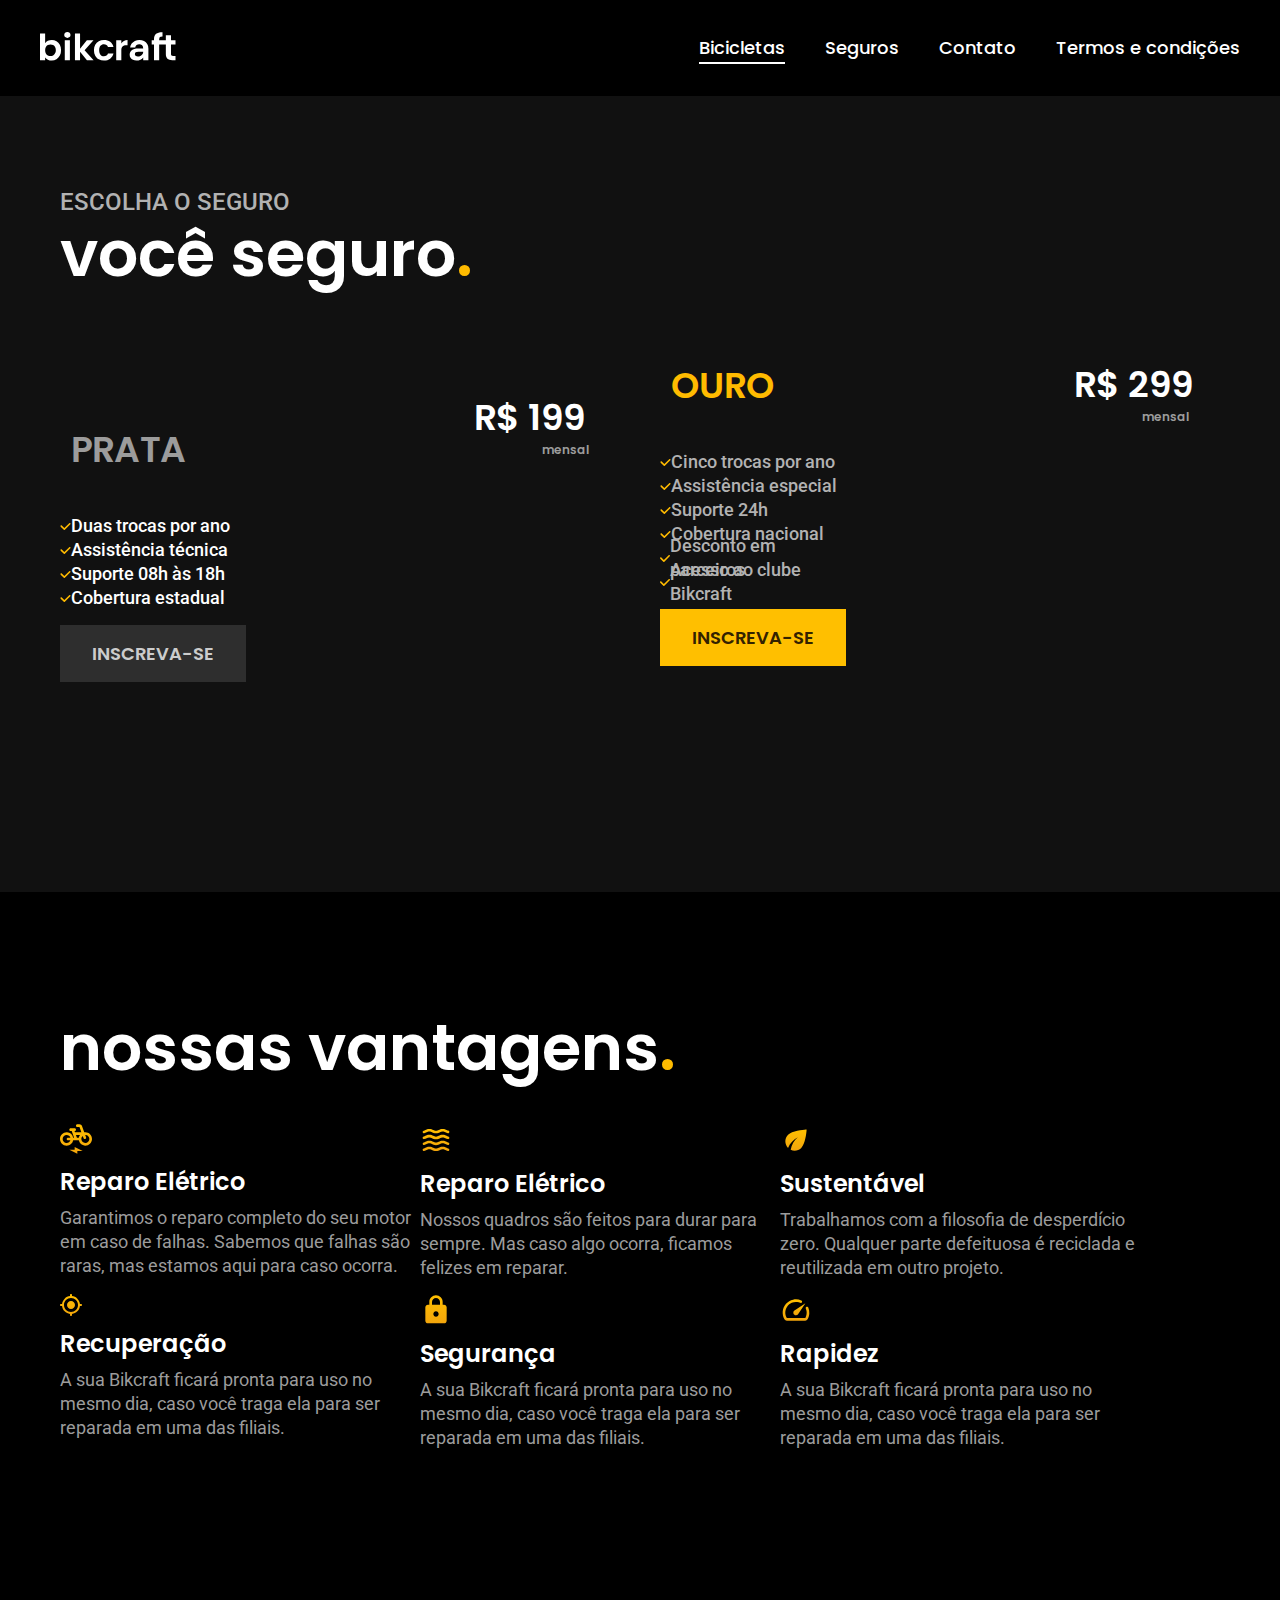
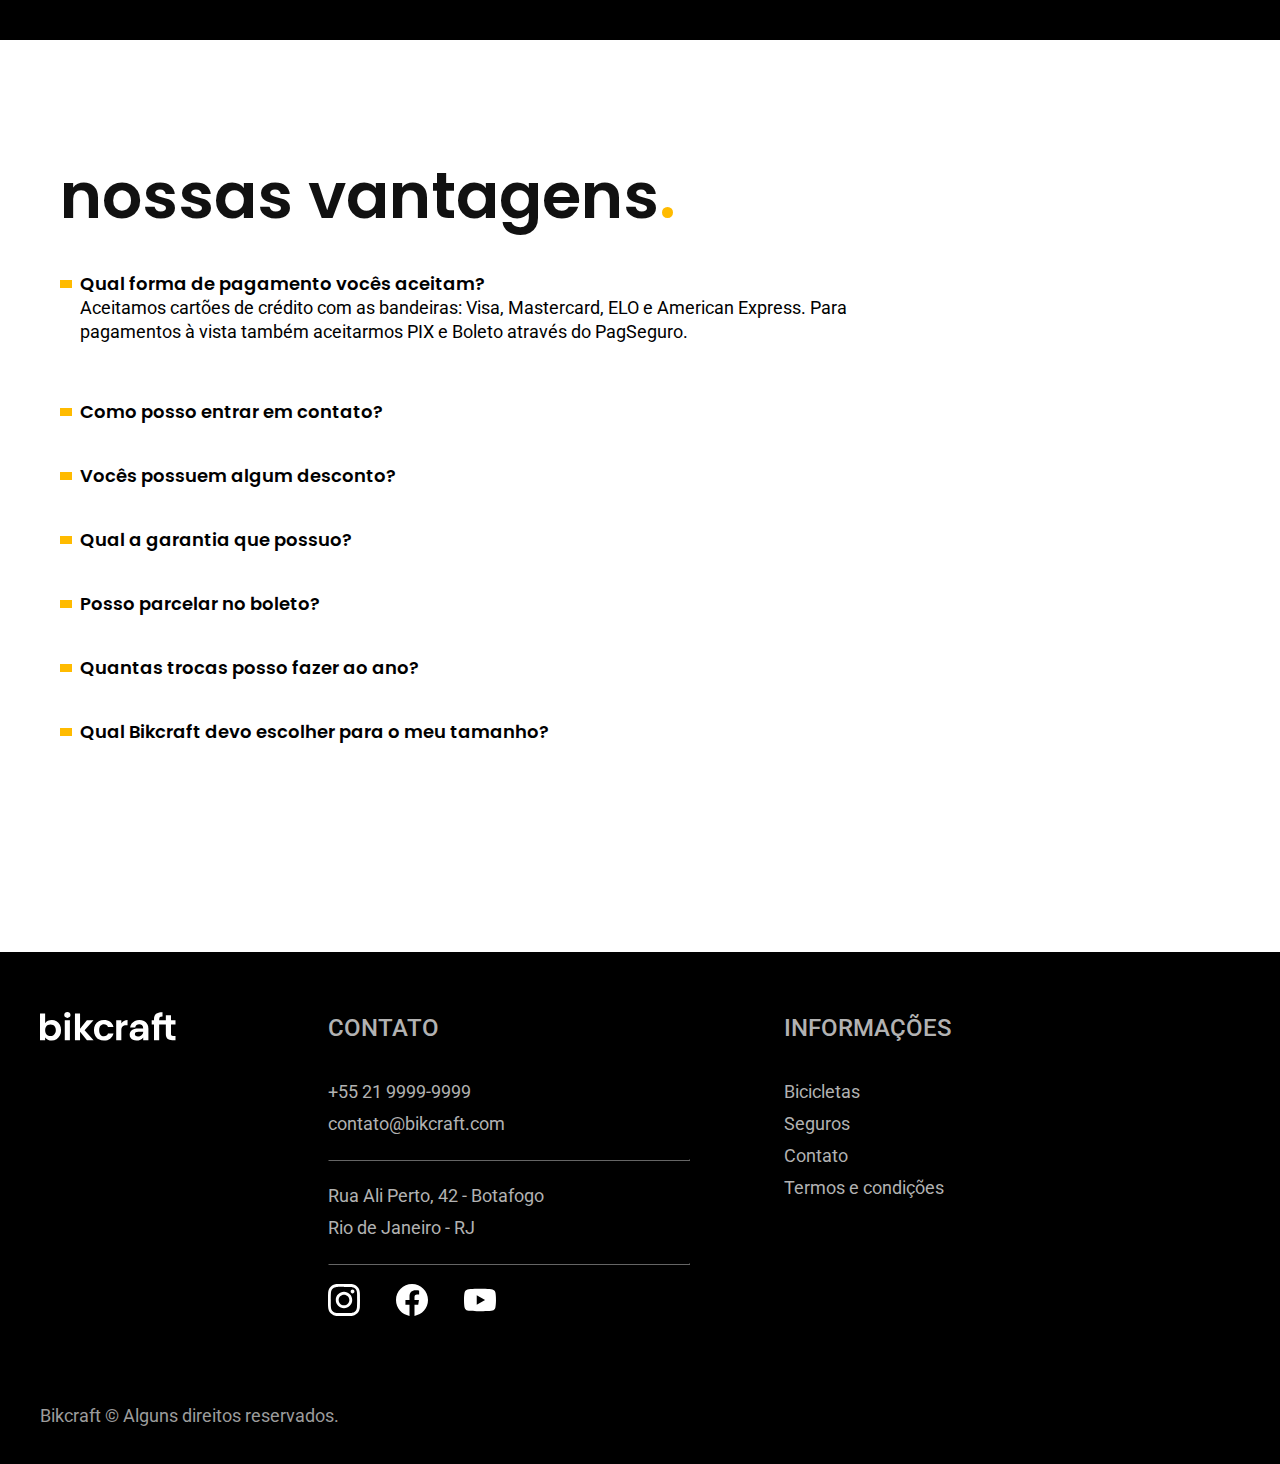
<file: seguros.html>
<!DOCTYPE html>
<html lang="en">
<head>
    <meta charset="UTF-8">
    <meta http-equiv="X-UA-Compatible" content="IE=edge">
    <meta name="viewport" content="width=device-width, initial-scale=1.0">
    <link rel="stylesheet" href="style.css">
    <title>Bikcraft - Seguros</title>
</head>
<body>
    
    <header><!--HEADER-->

        <div class="header-container">

            <a href="./index.html"><img src="./imagens/logo.svg" alt="Logo Bikcraft" width="136"></a>

            <nav>
                <ul>
                    <li class="menu-ativo"><a href="./bicletas.html">Bicicletas</a></li>
                    <li><a href="./seguros.html">Seguros</a></li>
                    <li><a href="./contato.html">Contato</a></li>
                    <li><a href="./termos.html">Termos e condições</a></li>
                </ul>
            </nav>

        </div>

    </header><!--HEADER-->
 
    <main><!--CONTEUDO-->

        <!--SEGUROS-->
        <!---->
        <section class="dark-section2"> 

            <div class="seg"> <!-- ESPECIFICO A CADA DARK SECTION (height)-->

                <!---->
                <div class="container">
                    
                    <!-- IMG DECORATIVA -->

                    <div class="seg-content"> <!-- ESPECIFICO A CADA DARK SECTION (height & width)-->

                        <!---->
                        <div class="content-container"><!-- PADRAO (margin:auto/display:flex/justify-content: space-between)-->

                            <div class="content1">
                                <div class="content1-container1">
                                    <p id="title-p" class="font-custom-1">escolha o seguro</p>
                                    <h1 id="title-h1" class="font-1-xxl">você seguro</h1>
                                    <h2 class="font-custom-4">PRATA</h2>
                                    <div class="line"><img src="imagens/lista.svg" alt="Lista icon"><p class="font-2-m">Duas trocas por ano</p></div>
                                    <div class="line"><img src="imagens/lista.svg" alt="Lista icon"><p class="font-2-m">Assistência técnica</p></div>
                                    <div class="line"><img src="imagens/lista.svg" alt="Lista icon"><p class="font-2-m">Suporte 08h às 18h</p></div>
                                    <div class="line"><img src="imagens/lista.svg" alt="Lista icon"><p class="font-2-m">Cobertura estadual</p></div>
                                    <div class="btnSubscribe"><a class="font-1-m-b" href="orcamento.html">INSCREVA-SE</a></div>
                                </div>
                                <div class="content1-container2">
                                    <h1 class="font-custom-4">R$ 199</h1>
                                    <p class="font-1-xs">mensal</p>
                                </div>
                            </div>

                            <div class="content2">
                                <div class="content2-container1">
                                    <h2 class="font-custom-4">OURO</h2>
                                    <div class="line"><img src="imagens/lista.svg" alt="Lista icon"><p class="font-2-m">Cinco trocas por ano</p></div>
                                    <div class="line"><img src="imagens/lista.svg" alt="Lista icon"><p class="font-2-m">Assistência especial</p></div>
                                    <div class="line"><img src="imagens/lista.svg" alt="Lista icon"><p class="font-2-m">Suporte 24h</p></div>
                                    <div class="line"><img src="imagens/lista.svg" alt="Lista icon"><p class="font-2-m">Cobertura nacional</p></div>
                                    <div class="line"><img src="imagens/lista.svg" alt="Lista icon"><p class="font-2-m">Desconto em parceiros</p></div>
                                    <div class="line"><img src="imagens/lista.svg" alt="Lista icon"><p class="font-2-m">Acesso ao clube Bikcraft</p></div>
                                    <div class="btnSubscribe"><a class="font-1-m-b" href="orcamento.html">INSCREVA-SE</a></div>
                                </div>
                                <div class="content2-container2">
                                    <h1 class="font-custom-4">R$ 299</h1>
                                    <p class="font-1-xs">mensal</p>
                                </div>
                            </div>

                        </div>

                    </div>
    
                </div>

            </div>

        </section>

        <!-- PARCEIROS - ESTRUTURA PADRAO 1-->
        <section class="vantagens">

            <div class="vantagens-content">
                <!-- DIV TITULO -->
                <div class="title">
                    <div class="title-text"><h1 class="font-1-xxl">nossas vantagens</h1></div>
                </div>

                <!--DIV CENTER-->
                <div class="center">
                    <div class="img-set">
                        <div>
                            <img src="imagens/bikeicon.svg" alt="parceiros">
                            <h1 class="font-custom-5">Reparo Elétrico</h1>
                            <p class="font-custom-6">Garantimos o reparo completo do seu motor em caso de falhas. Sabemos que falhas são raras, mas estamos aqui para caso ocorra.</p>
                        </div>
                        <div>
                            <img src="imagens/carbono.svg" alt="parceiros">
                            <h1 class="font-custom-5">Reparo Elétrico</h1>
                            <p class="font-custom-6">Nossos quadros são feitos para durar para sempre. Mas caso algo ocorra, ficamos felizes em reparar.</p>
                        </div>
                        <div>
                            <img src="imagens/sustentavel.svg" alt="parceiros">
                            <h1 class="font-custom-5">Sustentável</h1>
                            <p class="font-custom-6">Trabalhamos com a filosofia de desperdício zero. Qualquer parte defeituosa é reciclada e reutilizada em outro projeto.</p>
                        </div>
                    </div>
                    
                    <div id="set2" class="img-set">
                        <div>
                            <img src="imagens/rastreador.svg" alt="parceiros">
                            <h1 class="font-custom-5">Recuperação</h1>
                            <p class="font-custom-6">A sua Bikcraft ficará pronta para uso no mesmo dia, caso você traga ela para ser reparada em uma das filiais.</p>
                        </div>
                        <div>
                            <img src="imagens/seguro.svg" alt="parceiros">
                            <h1 class="font-custom-5">Segurança</h1>
                            <p class="font-custom-6">A sua Bikcraft ficará pronta para uso no mesmo dia, caso você traga ela para ser reparada em uma das filiais.</p>
                        </div>
                        <div>
                            <img src="imagens/velocidade.svg" alt="parceiros">
                            <h1 class="font-custom-5">Rapidez</h1>
                            <p class="font-custom-6">A sua Bikcraft ficará pronta para uso no mesmo dia, caso você traga ela para ser reparada em uma das filiais.</p>
                        </div>
                    </div>
                </div>    
            </div>

        </section>
        <!-- PARCEIROS -->

       <!-- PARCEIROS - ESTRUTURA PADRAO 1-->
       <section class="perguntas">

        <div class="perguntas-content">
            <!-- DIV TITULO -->
            <div class="title">
                <div class="title-text"><h1 class="font-1-xxl">nossas vantagens</h1></div>
            </div>

            <!--DIV CENTER-->
            <div class="perguntas-center">

                <div class="ask1">
                    <img src="imagens/Rectangle_35.svg" alt="parceiros">
                    <div>
                        <h1 class="font-1-m-b">Qual forma de pagamento vocês aceitam?</h1>
                        <p class="font-custom-6">Aceitamos cartões de crédito com as bandeiras: Visa, Mastercard, ELO e American Express. Para pagamentos à vista também aceitarmos PIX e Boleto através do PagSeguro.</p>
                    </div>    
                </div>

                <div class="ask">
                    <img src="imagens/Rectangle_35.svg" alt="parceiros">
                    <h1 class="font-1-m-b">Como posso entrar em contato?</h1>
                </div>

                <div class="ask">
                    <img src="imagens/Rectangle_35.svg" alt="parceiros">
                    <h1 class="font-1-m-b">Vocês possuem algum desconto?</h1>
                </div>
            
                <div class="ask">
                    <img src="imagens/Rectangle_35.svg" alt="parceiros">
                    <h1 class="font-1-m-b">Qual a garantia que possuo?</h1>
                </div>

                <div class="ask">
                    <img src="imagens/Rectangle_35.svg" alt="parceiros">
                    <h1 class="font-1-m-b">Posso parcelar no boleto?</h1>
                </div>

                <div class="ask">
                    <img src="imagens/Rectangle_35.svg" alt="parceiros">
                    <h1 class="font-1-m-b">Quantas trocas posso fazer ao ano?</h1>
                </div>

                <div class="ask">
                    <img src="imagens/Rectangle_35.svg" alt="parceiros">
                    <h1 class="font-1-m-b">Qual Bikcraft devo escolher para o meu tamanho?</h1>
                </div>

            </div>    
        </div>

    </section>
    <!-- PARCEIROS -->

    </main><!--CONTEUDO-->

    <footer><!--FOOTER-->

        <div class="footer-container">
            
            <div class="footer-grid">

                <img src="./imagens/logo.svg" alt="Logo Bikcraft" width="136">

                <div class="footer-contato">

                    <h3>Contato</h3>
                    <ul>
                        <li>+55 21 9999-9999</li>
                        <li>contato@bikcraft.com</li>
                        <li><hr></li>
                        <li>Rua Ali Perto, 42 - Botafogo</li>
                        <li>Rio de Janeiro - RJ</li>
                        <li><hr></li>
                    </ul>

                    <img src="./imagens/instagram.svg" alt="Logo Instagram">
                    <img src="./imagens/facebook.svg" alt="Logo Facebook">
                    <img src="./imagens/youtube.svg" alt="Logo Youtube">

                </div>

                <div class="footer-info">

                    <h3>Informações</h3>
                    <nav>
                        <ul>
                            <li><a href="./bicletas.html">Bicicletas</a></li>
                            <li><a href="./seguros.html">Seguros</a></li>
                            <li><a href="./contato.html">Contato</a></li>
                            <li><a href="./termos.html">Termos e condições</a></li>
                        </ul>
                    </nav>

                </div>

            </div>
            <p>Bikcraft &copy; Alguns direitos reservados.</p>

        </div>

    </footer><!--FOOTER-->

</body>
</html>
</file>
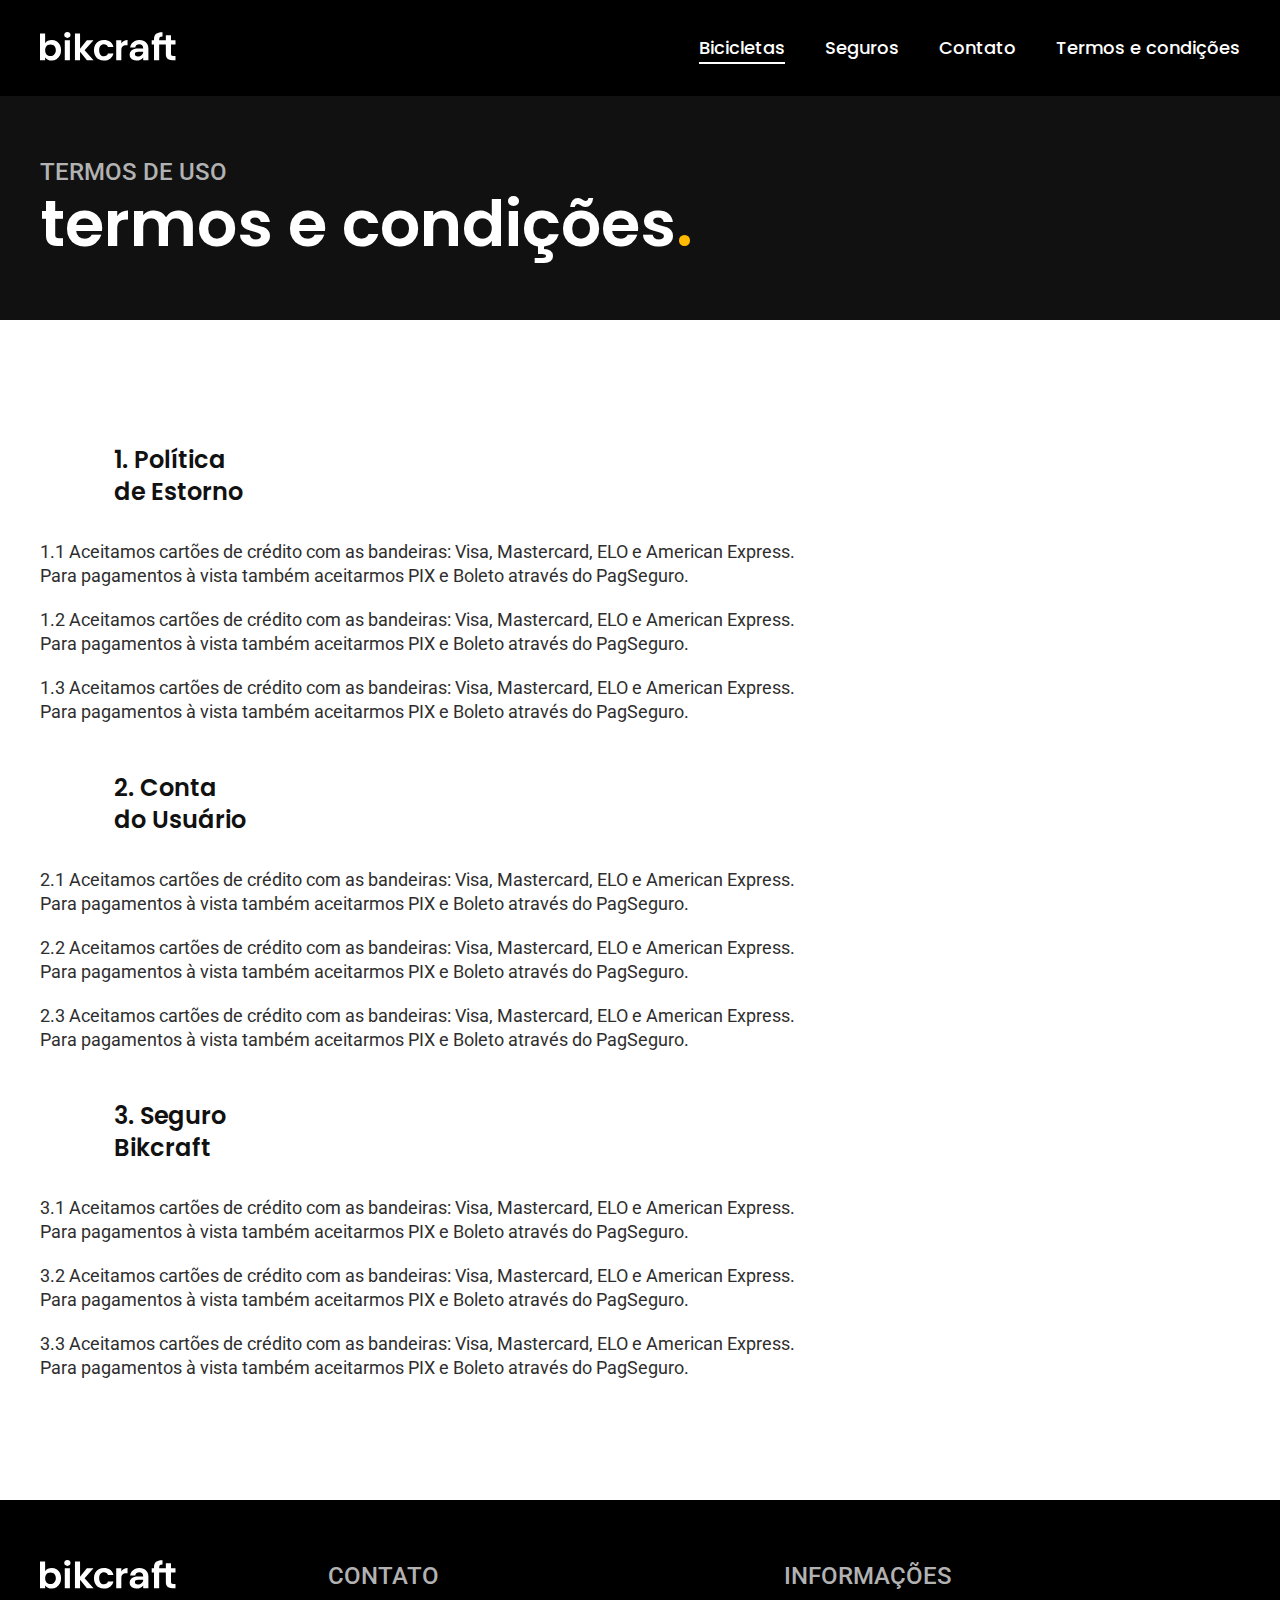
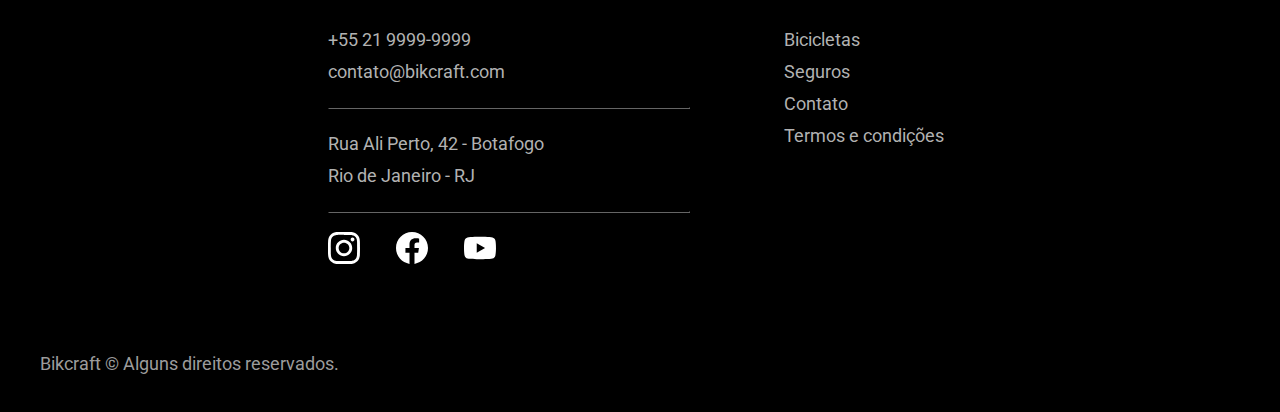
<file: termos.html>
<!DOCTYPE html>
<html lang="pt-BR">
<head>
    <meta charset="UTF-8">
    <meta http-equiv="X-UA-Compatible" content="IE=edge">
    <meta name="viewport" content="width=device-width, initial-scale=1.0">
    <link rel="stylesheet" href="style.css">
    <title>Bikcraft - Termos e condições</title>
</head>
<body>
    
    
    <header><!--HEADER-->

        <div class="header-container">

            <a href="./index.html"><img src="./imagens/logo.svg" alt="Logo Bikcraft" width="136"></a>

            <nav>
                <ul>
                    <li class="menu-ativo"><a href="./bicletas.html">Bicicletas</a></li>
                    <li><a href="./seguros.html">Seguros</a></li>
                    <li><a href="./contato.html">Contato</a></li>
                    <li><a href="./termos.html">Termos e condições</a></li>
                </ul>
            </nav>

        </div>

    </header><!--HEADER-->

    <main><!--CONTEUDO-->

        <article>
            <section class="main-titulo">
                <div class="main-container">
                    <p>Termos de uso</p>
                    <h1>Termos e condições</h1>
                </div>
            </section>
            <section class="main-conteudo">
                <div class="main-conteudo-container">
                    <h2>1. Política de Estorno</h2>
                    <p>1.1 Aceitamos cartões de crédito com as bandeiras: Visa, Mastercard, ELO e American Express. Para pagamentos à vista também aceitarmos PIX e Boleto através do PagSeguro.</p>
                    <p>1.2 Aceitamos cartões de crédito com as bandeiras: Visa, Mastercard, ELO e American Express. Para pagamentos à vista também aceitarmos PIX e Boleto através do PagSeguro.</p>
                    <p>1.3 Aceitamos cartões de crédito com as bandeiras: Visa, Mastercard, ELO e American Express. Para pagamentos à vista também aceitarmos PIX e Boleto através do PagSeguro.</p>
                    <h2>2. Conta do Usuário</h2>
                    <p>2.1 Aceitamos cartões de crédito com as bandeiras: Visa, Mastercard, ELO e American Express. Para pagamentos à vista também aceitarmos PIX e Boleto através do PagSeguro.</p>
                    <p>2.2 Aceitamos cartões de crédito com as bandeiras: Visa, Mastercard, ELO e American Express. Para pagamentos à vista também aceitarmos PIX e Boleto através do PagSeguro.</p>
                    <p>2.3 Aceitamos cartões de crédito com as bandeiras: Visa, Mastercard, ELO e American Express. Para pagamentos à vista também aceitarmos PIX e Boleto através do PagSeguro.</p>
                    <h2>3. Seguro Bikcraft</h2>
                    <p>3.1 Aceitamos cartões de crédito com as bandeiras: Visa, Mastercard, ELO e American Express. Para pagamentos à vista também aceitarmos PIX e Boleto através do PagSeguro.</p>
                    <p>3.2 Aceitamos cartões de crédito com as bandeiras: Visa, Mastercard, ELO e American Express. Para pagamentos à vista também aceitarmos PIX e Boleto através do PagSeguro.</p>
                    <p>3.3 Aceitamos cartões de crédito com as bandeiras: Visa, Mastercard, ELO e American Express. Para pagamentos à vista também aceitarmos PIX e Boleto através do PagSeguro.</p>
                </div>
            </section>
        </article>

    </main><!--CONTEUDO-->

    <footer><!--FOOTER-->

        <div class="footer-container">
            
            <div class="footer-grid">

                <img src="./imagens/logo.svg" alt="Logo Bikcraft" width="136">

                <div class="footer-contato">

                    <h3>Contato</h3>
                    <ul>
                        <li>+55 21 9999-9999</li>
                        <li>contato@bikcraft.com</li>
                        <li><hr></li>
                        <li>Rua Ali Perto, 42 - Botafogo</li>
                        <li>Rio de Janeiro - RJ</li>
                        <li><hr></li>
                    </ul>

                    <img src="./imagens/instagram.svg" alt="Logo Instagram">
                    <img src="./imagens/facebook.svg" alt="Logo Facebook">
                    <img src="./imagens/youtube.svg" alt="Logo Youtube">

                </div>

                <div class="footer-info">

                    <h3>Informações</h3>
                    <nav>
                        <ul>
                            <li><a href="./bicletas.html">Bicicletas</a></li>
                            <li><a href="./seguros.html">Seguros</a></li>
                            <li><a href="./contato.html">Contato</a></li>
                            <li><a href="./termos.html">Termos e condições</a></li>
                        </ul>
                    </nav>

                </div>

            </div>
            <p>Bikcraft &copy; Alguns direitos reservados.</p>

        </div>

    </footer><!--FOOTER-->

</body>
</html>
</file>
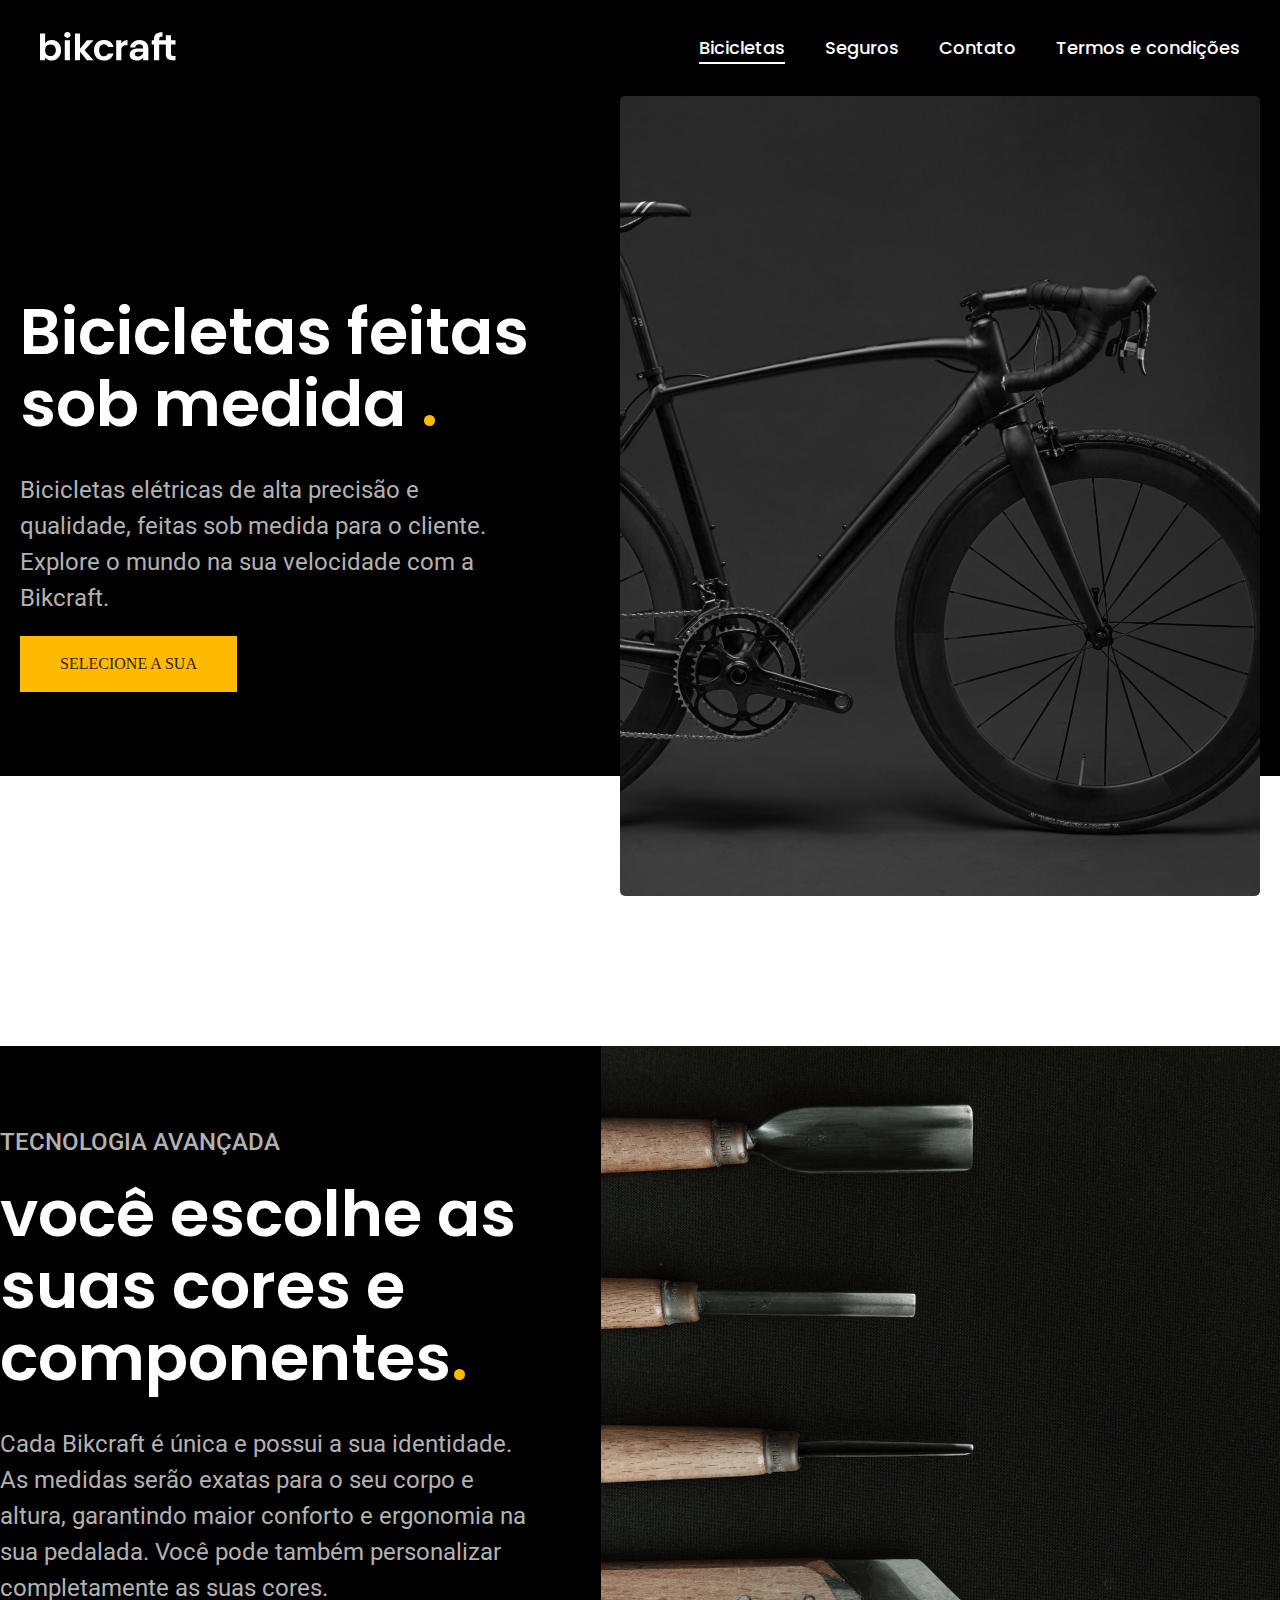
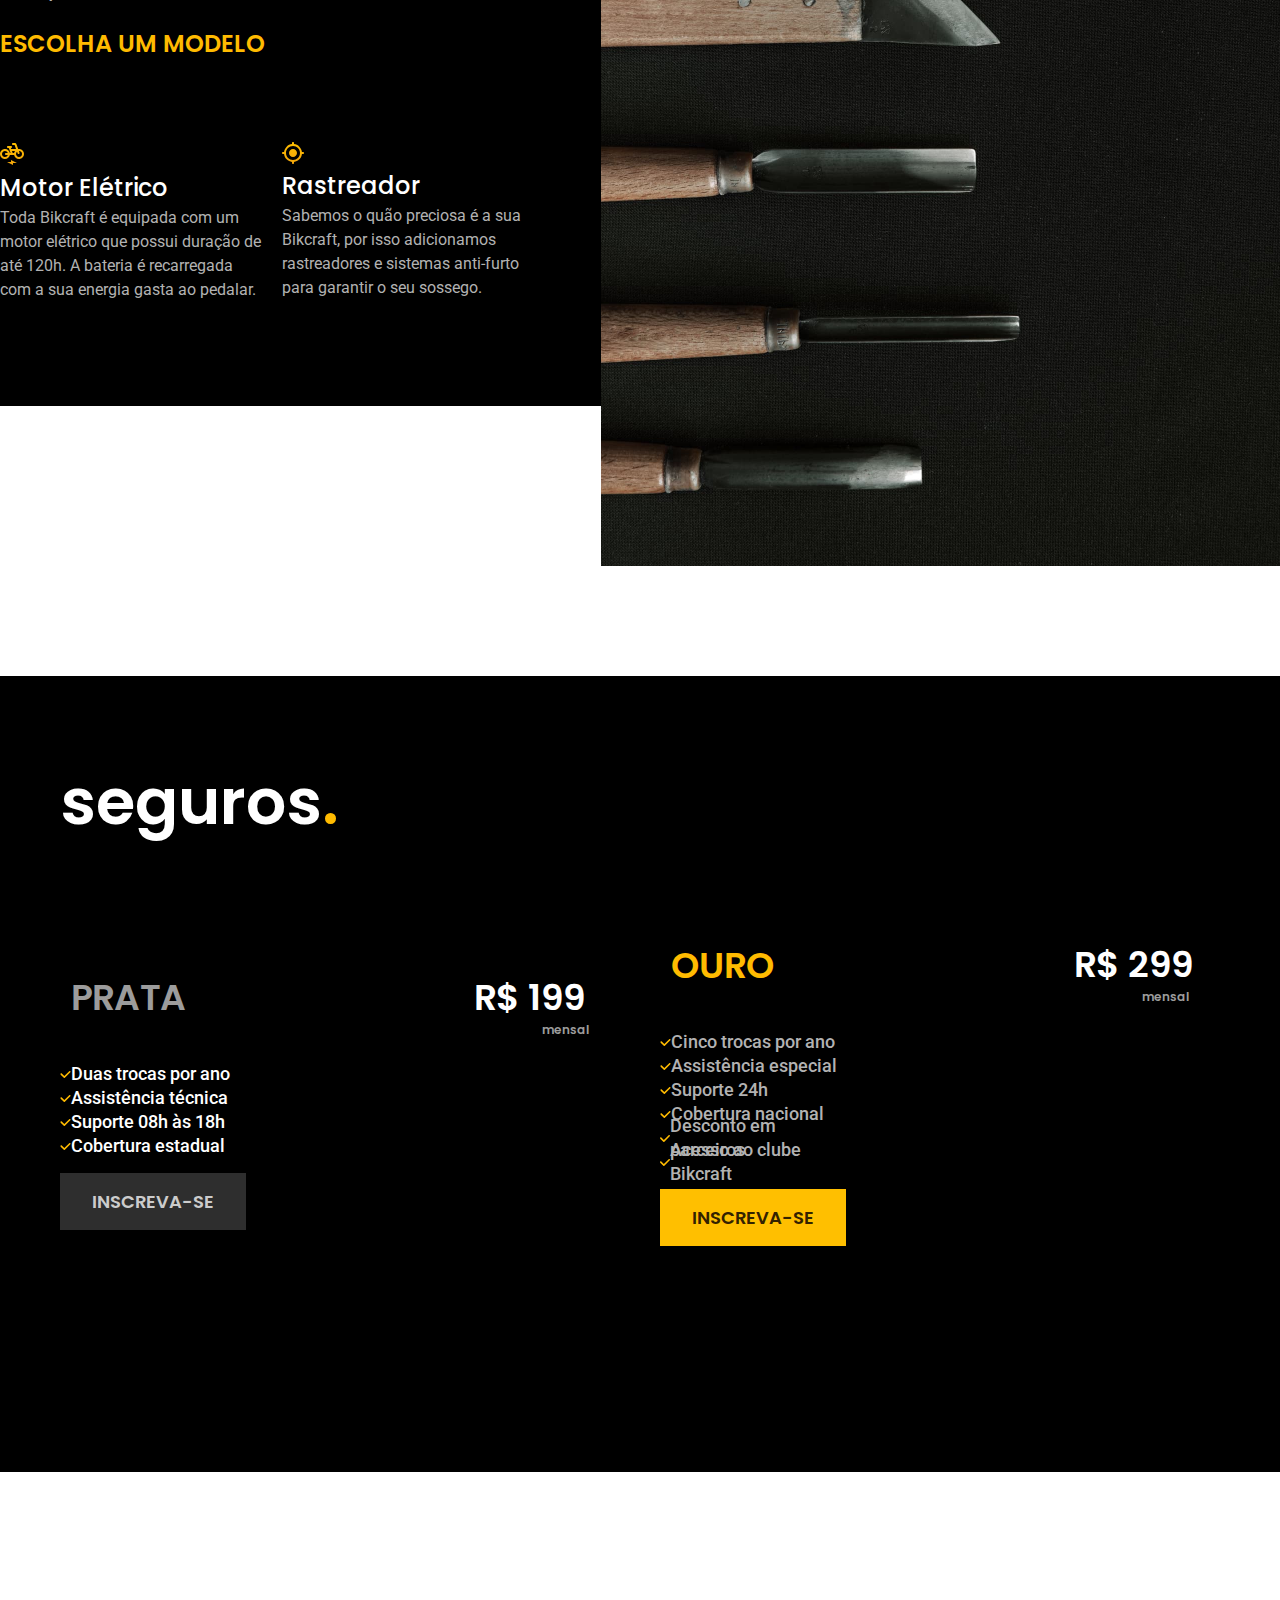
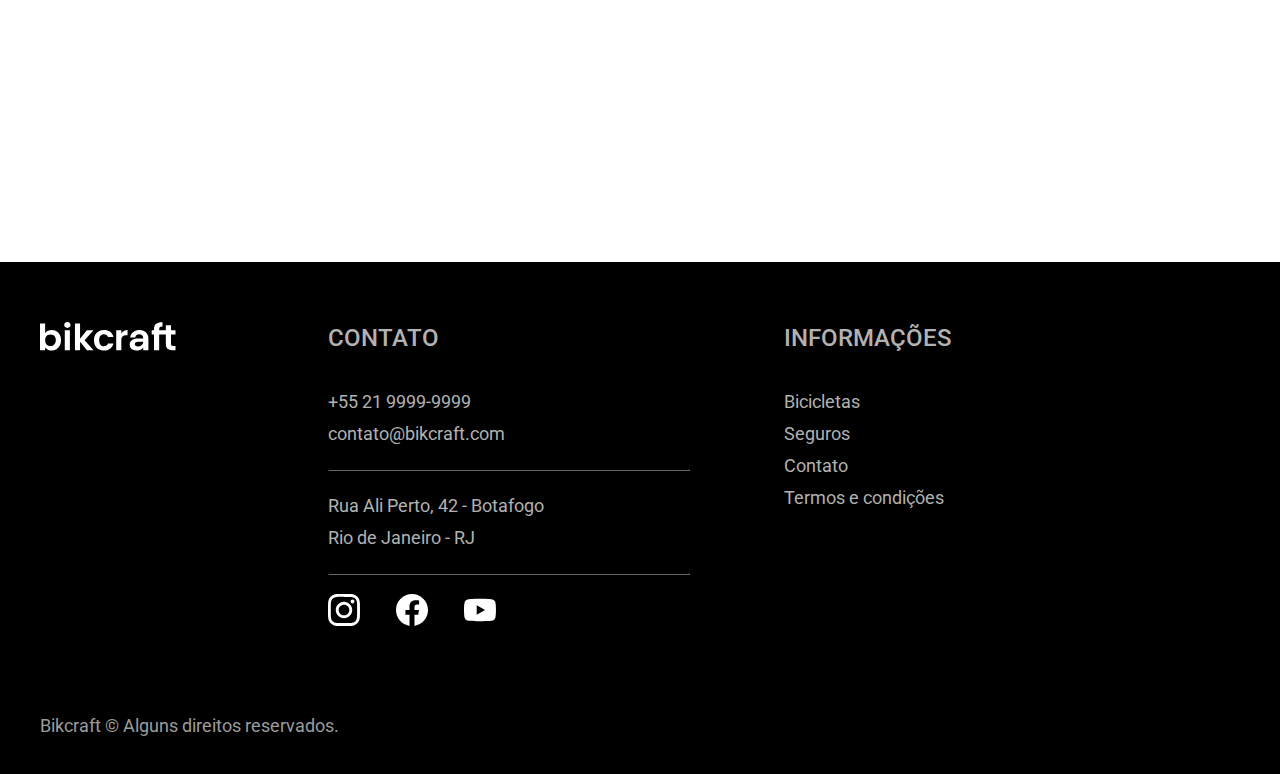
<file: Backup/index2.html>
<!DOCTYPE html>
<html lang="pt-BR">
<head>
    <meta charset="UTF-8">
    <meta http-equiv="X-UA-Compatible" content="IE=edge">
    <meta name="viewport" content="width=device-width, initial-scale=1.0">
    <link rel="stylesheet" href="style2.css">
    <title>Bikcraft - Home</title>
</head>
<body>
    
    
    <header><!--HEADER-->

        <div class="header-container">

            <a href="./index.html"><img src="./imagens/logo.svg" alt="Logo Bikcraft" width="136"></a>

            <nav>
                <ul>
                    <li class="menu-ativo"><a href="./bicletas.html">Bicicletas</a></li>
                    <li><a href="./seguros.html">Seguros</a></li>
                    <li><a href="./contato.html">Contato</a></li>
                    <li><a href="./termos.html">Termos e condições</a></li>
                </ul>
            </nav>

        </div>

    </header><!--HEADER-->

    <main><!--CONTEUDO-->

        <!--INTRO-->
        <section class="dark-section"> <!-- PADRAO (color)-->

            <div class="intro"> <!-- ESPECIFICO A CADA DARK SECTION (height)-->

                <div class="container"><!-- PADRAO (margin:auto/display:flex)-->
                    
                    <!-- IMG DECORATIVA -->

                    <div class="intro-content"> <!-- ESPECIFICO A CADA DARK SECTION (height & width)-->

                        <div class="content-container"><!-- PADRAO (margin:auto/display:flex/justify-content: space-between)-->
        
                            <div class="intro-content1">
                                <h1 class="font-1-xxl">
                                    Bicicletas feitas
                                    sob medida
                                </h1>
                                <p class="font-2-l">
                                    Bicicletas elétricas de alta precisão e qualidade,  feitas sob medida para o cliente. Explore o mundo na sua velocidade com a Bikcraft.
                                </p>
                                <a href="bicicletas.html">SELECIONE A SUA</a>
                            </div>
                            <img src="imagens/img-intro.svg" alt="Imagem intro.">
        
                        </div>

                    </div>
    
                </div>

            </div>

        </section>
        <!--INTRO-->

<!--TESTE************************************************-->
<br><br><br><br><br><br><br><br><br><br><br><br><br><br><br>
<!--TESTE************************************************-->
       
       <!--TECNOLOGIA AVANCADA-->
       <!---->
        <section id="tec-dark-section" class="dark-section">

            <div class="tec">

                <!---->
                <div class="container">
                    
                    

                    <div class="tec-content">

                        <!---->
                        <div class="content-container">

                            <div class="grid">
                                <div class="content1">
                                    <h1 class="font-custom-1">Tecnologia Avançada</h1>
                                    <h2 class="font-1-xxl">você escolhe as suas cores e componentes</h2>
                                    <h3 class="font-2-l">Cada Bikcraft é única e possui a sua identidade. As medidas serão exatas para o seu corpo e altura, garantindo maior conforto e ergonomia na sua pedalada. Você pode também personalizar completamente as suas cores.</h3>
                                    <h4 class="font-custom-2">ESCOLHA UM MODELO</h4>
                                </div>

                                <div class="grid-inner">
                                    <div class="content2">
                                        <img src="imagens/eletrica.svg" alt="Imagem eletrica.">
                                        <h1 class="font-custom-3">Motor Elétrico</h1>
                                        <p class="font-2-s">Toda Bikcraft é equipada com um motor elétrico que possui duração de até 120h. A bateria é recarregada com a sua energia gasta ao pedalar.</p>
                                    </div>
                                    <div class="content3">
                                        <img src="imagens/rastreador.svg" alt="Imagem rastreador.">
                                        <h1 class="font-custom-3">Rastreador</h1>
                                        <p class="font-2-s">Sabemos o quão preciosa é a sua Bikcraft, por isso adicionamos rastreadores e sistemas anti-furto para garantir o seu sossego.</p>
                                    </div>
                                </div>
                            </div>
                            <img src="imagens/diferencial.svg" alt="Imagem diferencial.">
        
                        </div><!---->

                    </div>
    
                </div><!---->

            </div>

        </section><!---->

<!--TESTE************************************************-->
<br><br><br><br><br><br><br><br><br><br><br><br><br><br><br>
<!--TESTE************************************************-->

        <!---->
        <section class="dark-section"> 

            <div class="seg"> <!-- ESPECIFICO A CADA DARK SECTION (height)-->

                <!---->
                <div class="container">
                    
                    <!-- IMG DECORATIVA -->

                    <div class="seg-content"> <!-- ESPECIFICO A CADA DARK SECTION (height & width)-->

                        <!---->
                        <div class="content-container"><!-- PADRAO (margin:auto/display:flex/justify-content: space-between)-->

                            <div class="content1">
                                <div class="content1-container1">
                                    <h1 class="font-1-xxl">seguros</h1>
                                    <h2 class="font-custom-4">PRATA</h2>
                                    <div class="line"><img src="imagens/lista.svg" alt="Lista icon"><p class="font-2-m">Duas trocas por ano</p></div>
                                    <div class="line"><img src="imagens/lista.svg" alt="Lista icon"><p class="font-2-m">Assistência técnica</p></div>
                                    <div class="line"><img src="imagens/lista.svg" alt="Lista icon"><p class="font-2-m">Suporte 08h às 18h</p></div>
                                    <div class="line"><img src="imagens/lista.svg" alt="Lista icon"><p class="font-2-m">Cobertura estadual</p></div>
                                    <div class="btnSubscribe"><a class="font-1-m-b" href="orcamento.html">INSCREVA-SE</a></div>
                                </div>
                                <div class="content1-container2">
                                    <h1 class="font-custom-4">R$ 199</h1>
                                    <p class="font-1-xs">mensal</p>
                                </div>
                            </div>

                            <div class="content2">
                                <div class="content2-container1">
                                    <h2 class="font-custom-4">OURO</h2>
                                    <div class="line"><img src="imagens/lista.svg" alt="Lista icon"><p class="font-2-m">Cinco trocas por ano</p></div>
                                    <div class="line"><img src="imagens/lista.svg" alt="Lista icon"><p class="font-2-m">Assistência especial</p></div>
                                    <div class="line"><img src="imagens/lista.svg" alt="Lista icon"><p class="font-2-m">Suporte 24h</p></div>
                                    <div class="line"><img src="imagens/lista.svg" alt="Lista icon"><p class="font-2-m">Cobertura nacional</p></div>
                                    <div class="line"><img src="imagens/lista.svg" alt="Lista icon"><p class="font-2-m">Desconto em parceiros</p></div>
                                    <div class="line"><img src="imagens/lista.svg" alt="Lista icon"><p class="font-2-m">Acesso ao clube Bikcraft</p></div>
                                    <div class="btnSubscribe"><a class="font-1-m-b" href="orcamento.html">INSCREVA-SE</a></div>
                                </div>
                                <div class="content2-container2">
                                    <h1 class="font-custom-4">R$ 299</h1>
                                    <p class="font-1-xs">mensal</p>
                                </div>
                            </div>

                        </div>

                    </div>
    
                </div>

            </div>

        </section>

    </main><!--CONTEUDO-->
    
<!--TESTE************************************************-->
<br><br><br><br><br><br><br><br><br><br><br><br><br><br><br>
<!--TESTE************************************************-->

    <footer><!--FOOTER-->

        <div class="footer-container">
            
            <div class="footer-grid">

                <img src="./imagens/logo.svg" alt="Logo Bikcraft" width="136">

                <div class="footer-contato">

                    <h3>Contato</h3>
                    <ul>
                        <li>+55 21 9999-9999</li>
                        <li>contato@bikcraft.com</li>
                        <li><hr></li>
                        <li>Rua Ali Perto, 42 - Botafogo</li>
                        <li>Rio de Janeiro - RJ</li>
                        <li><hr></li>
                    </ul>

                    <img src="./imagens/instagram.svg" alt="Logo Instagram">
                    <img src="./imagens/facebook.svg" alt="Logo Facebook">
                    <img src="./imagens/youtube.svg" alt="Logo Youtube">

                </div>

                <div class="footer-info">

                    <h3>Informações</h3>
                    <nav>
                        <ul>
                            <li><a href="./bicletas.html">Bicicletas</a></li>
                            <li><a href="./seguros.html">Seguros</a></li>
                            <li><a href="./contato.html">Contato</a></li>
                            <li><a href="./termos.html">Termos e condições</a></li>
                        </ul>
                    </nav>

                </div>

            </div>
            <p>Bikcraft &copy; Alguns direitos reservados.</p>

        </div>

    </footer><!--FOOTER-->

</body>
</html>
</file>
<file: style.css>
/*ROBOTO - font-family: 'Roboto', sans-serif;*/ 
/*POPPINS - font-family: 'Poppins', sans-serif;*/ 
@import url('https://fonts.googleapis.com/css2?family=Poppins:wght@400;600&family=Roboto:wght@400;500&display=swap');

:root {
    --c12: #000;
    --c11: #111;
    --c10: #2E2E2E;
    --c9: #404040;
    --c8: #595959;
    --c7: #717171;
    --c6: #9C9C9C;
    --c5: #B2B2B2;
    --c4: #CCC;
    --c3: #DEDEDE;
    --c2: #EDEDED;
    --c1: #F7F7F7;
    --w: #FFF;
    --p5: #332200;
    --p4: #664400;
    --p3: #A66F00;
    --p2: #E4A30B;
    --p1: #FFBB00;
}

* {
    margin: 0;
    padding: 0;
    text-decoration: none;
    color: inherit;
}

/*CLASSE DE FONTES - (Nome Font - Font weight / Font Size / Line height)*/
.font-1-xxl{/*Poppins 600 64/72*/
    font-family: 'Poppins';
    font-style: normal;
    font-weight: 600;
    font-size: 64px;
    line-height: 72px;
}
.font-1-xl{/*Poppins 600 32/40*/
    font-family: 'Poppins';
    font-style: normal;
    font-weight: 600;
    font-size: 32px;
    line-height: 40px;
}
.font-1-l{/*Poppins 400 24/36*/
    font-family: 'Poppins';
    font-style: normal;
    font-weight: 500;
    font-size: 24px;
    line-height: 36px;
}
.font-2-l{/*Roboto 400 24/36*/
    font-family: 'Roboto';
    font-style: normal;
    font-weight: 400;
    font-size: 24px;
    line-height: 36px;
}
.font-2-l-b{/*ROBOTO 500 24/36 1.5% ALLCAPS*/
    font-family: 'Roboto';
    font-style: normal;
    font-weight: 500;
    font-size: 24px;
    line-height: 36px;
}
.font-1-m{/*Poppins 500 18/24*/
    font-family: 'Poppins';
    font-style: normal;
    font-weight: 500;
    font-size: 18px;
    line-height: 24px;
}
.font-1-m-b{/*Poppins 600 18/24*/
    font-family: 'Poppins';
    font-style: normal;
    font-weight: 600;
    font-size: 18px;
    line-height: 24px;
}
.font-2-m{/*Roboto 500 18/24*/
    font-family: 'Roboto';
    font-style: normal;
    font-weight: 500;
    font-size: 18px;
    line-height: 24px;
}
.font-1-s{/*Poppins 400 16/24*/
    font-family: 'Poppins';
    font-style: normal;
    font-weight: 500;
    font-size: 16px;
    line-height: 24px;
}
.font-2-s{/*Roboto 400 16/24*/
    font-family: 'Roboto';
    font-style: normal;
    font-weight: 400;
    font-size: 16px;
    line-height: 24px;
}
.font-2-xs{/*Roboto 400 14/20*/
    font-family: 'Roboto';
    font-style: normal;
    font-weight: 400;
    font-size: 14px;
    line-height: 20px;
}
.font-1-xs{/*Poppins 600 12/16*/
    font-family: 'Poppins';
    font-style: normal;
    font-weight: 600;
    font-size: 12px;
    line-height: 16px;
}
.font-custom-1{/*Roboto 500 24/32*/
    font-family: 'Roboto';
    font-style: normal;
    font-weight: 500;
    font-size: 24px;
    line-height: 32px;
}
.font-custom-2{/*ROBOTO 600 24/36*/
    font-family: 'Poppins';
    font-style: normal;
    font-weight: 600;
    font-size: 24px;
    line-height: 36px;
}
.font-custom-3{/*Poppins 500 24/36*/
    font-family: 'Poppins';
    font-style: normal;
    font-weight: 500;
    font-size: 24px;
    line-height: 36px;
}
.font-custom-4{/*Poppins 600 36/48*/
    font-family: 'Poppins';
    font-style: normal;
    font-weight: 600;
    font-size: 36px;
    line-height: 48px;
}
.font-custom-5{/*Poppins 600 24/32*/
    font-family: 'Poppins';
    font-style: normal;
    font-weight: 600;
    font-size: 24px;
    line-height: 32px;
}
.font-custom-6{/*Roboto 400 18/24*/
    font-family: 'Roboto';
    font-style: normal;
    font-weight: 400;
    font-size: 18px;
    line-height: 24px;
}
.font-custom-7{/*Poppins 600 14/20*/
    font-family: 'Poppins';
    font-style: normal;
    font-weight: 600;
    font-size: 14px;
    line-height: 20px;
}
.font-custom-8{/*Roboto 500 16/32*/
    font-family: 'Roboto';
    font-style: normal;
    font-weight: 500;
    font-size: 16px;
    line-height: 32px;
}
.font-custom-9{/*Poppins 600 12/24*/
    font-family: 'Poppins';
    font-style: normal;
    font-weight: 600;
    font-size: 12px;
    line-height: 24px;
}
.font-custom-10{/*Poppins 500 16/16*/
    font-family: 'Poppins';
    font-style: normal;
    font-weight: 500;
    font-size: 16px;
    line-height: 16px;
}
.font-custom-11{/*Poppins 500 12/16*/
    font-family: 'Poppins';
    font-style: normal;
    font-weight: 500;
    font-size: 12px;
    line-height: 16px;
}
.font-custom-12{/*Poppins 500 16/24*/
    font-family: 'Poppins';
    font-style: normal;
    font-weight: 500;
    font-size: 16px;
    line-height: 24px;
}
.font-custom-13{/*Poppins 600 16/24*/
    font-family: 'Poppins';
    font-style: normal;
    font-weight: 600;
    font-size: 16px;
    line-height: 24px;
}
.font-custom-14{/*Poppins 600 36/40*/
    font-family: 'Poppins';
    font-style: normal;
    font-weight: 600;
    font-size: 36px;
    line-height: 40px;
}
.font-custom-15{/*Merriweather 900 36/48*/
    font-family: 'Merriweather';
    font-style: normal;
    font-weight: 900;
    font-size: 36px;
    line-height: 48px;
}
.font-custom-16{/*Merriweather 500 36/48*/
    font-family: 'Roboto';
    font-style: normal;
    font-weight: 500;
    font-size: 36px;
    line-height: 48px;
}

/*ESTILO HEADER*/
header {
    background-color: var(--c12);
}
/*DIV CONTAINER DO HEADER*/
.header-container{
    background-color: var(--c12);
    width: 1200px;
    height: 96px;
    margin:auto;/*CENTRALIZA DIV*/
    display: flex;/*DEIXOU 1 ELEMENTO AO LADO DO OUTRO*/
    justify-content: space-between;/*CRIA ESPACO ENTRE ELEMENTOS*/
}
/*LOGO*/
.header-container img{
    margin-top: 32px;
}
/*LISTA ITENS NAVEGACAO*/
.header-container nav ul{
    list-style: none;/*REMOVE BULLET-POINTS DOS ITENS*/
    line-height: 96px;/*SETOU ALTURA DOS ITENS DE ACORDO COM BORDER BOTTOM DA DIV*/
    color: var(--w);
    font-family: 'Poppins';
    font-style: normal;
    font-weight: 500;
    font-size: 18px;
    display: flex;
    gap: 40px;/*CRIA ESPACO ENTRE ELEMENTOS*/
}
/*UNDERLINE ITEM BICICLETAS*/
.menu-ativo {
    text-decoration: underline 2px;
    text-underline-offset: 8px;
}
/* ^ HEADER ^==================================================================================*/


/*CONTENT STYLE ===============================================================================*/
/* V PAGINA 1 - HOME V ------------------------------------------------------------------------*/

/*MAIN HOME*/
.home-main{
    margin-bottom: -120px;
}
/*DARK SECTION*/
/*FUNDO ESCURO*/
.dark-section{
    background-color: var(--c12);
}
.dark-section2{
    background-color: var(--c11);
}
/*ENGLOBA TODO CONTEUDO DO SECTION*/
.container{
    margin: auto;
    display: flex;
}/*ENGLOBA TEXTO E IMAGEM PRINCIPAL DO SECTION*/
.content-container{
    margin: auto;
    display: flex;
    justify-content: space-between;
    height: auto;
    width: auto;
}/*IMAGEM DECORATIVA PONTILHADA DO DARK SECTION*/
.img-dark-section-dec-bottom-left{
    height: 52px;
    width: 52px;
    margin-top: 684px;
    margin: 588px 128px 40px 40px;/*top - r - bottom - l*/
}

/*ESTRUTURA PADRAO 1*/
.title{
    width: 1460px;
    height: 112px;
}
.title h1::after{
    content: '.';
    color: var(--p1);
}
.center{
    display: flex;
    justify-content: space-between;
}
.info{
    width: 1460px;
    height: 112px;
    display: flex;
    justify-content: space-between;
}
.dado{
    width: 460px;
    height: 72px;
    display: flex;
}
.dado h1{
    display: inline;
    margin-left: 11px;
}
.dado p{
    margin-right: 373px;
    margin-left: 30px;
    margin-top: 48px;
    position: absolute;/*DEIXOU ELEMENTO LIVRE PARA EU TRABALHAR SEU POSICIONAMENTO*/
}

/*SECTION - INTRO*/
.intro{/*COBRE SECTION*/
    height: 680px;
    margin: auto;
    display: flex;
}
.intro-content{
    width: 1240px;
    height: 800px;
}
.intro-content1{
    width: 513px;
    height: 360px;
    margin-top: 200px;
    margin-right: 87px;
}
.intro-content1 h1{
    color: var(--w);
    margin-bottom: 32px;
}
.intro-content1  h1::after {
    content: ".";
    color: var(--p1);
}
.intro-content1 p{
    margin-bottom: 20px;
    color: var(--c5);
}
.intro-content1 a{
    display: flex;
    align-items: center;/*FEZ ALINHAMENTO VERTICAL*/
    justify-content: center;/*FEZ ALINHAMENTO HORIZONTAL*/
    width: 217px;
    height: 56px;
    color: var(--p5);
    background-color: var(--p1);
}

/*SECTION - OPCOES BIKES*/
.opcao-bikes{
    padding-top: 240px;
    width: 1460px;
    margin: auto;
    margin-bottom: 120px;
}
#opcao-bikes-title{
    margin-left: 150px;
}

/*SECTION - TEC*/
#tec-dark-section{
    height: 960px;
}
.tec{
    height: 1120px;
    margin: auto;
    display: flex;
    align-items: center;
}
.tec-content{
    display: flex;
    height: 1120px;
    width: 1301px;

}
.tec-content .content1 h1{
    text-transform: uppercase;
    width: 284px;
    height: 32px;
    margin-bottom: 20px;
}
.tec-content .content1 h1, h3, .content2 p, .content3 p{
    color: var(--c5);
}
.tec-content .content1 h2{
    color: var(--w);
    width: 538px;
    height: 216px;
    margin-bottom: 32px;
}
.tec-content  h2::after {
    content: ".";
    color: var(--p1);
}
.tec-content h3{
    width: 534px;
    height: 180px;
    margin-bottom: 20px;
}
.tec-content .content1 h4{
    color: var(--p1);
    text-decoration: underline 2px;
    text-underline-offset: 8px;
}
.tec-content .content2 h1, .content3 h1{
    color: #FFFFFF;
}
.grid{
    width: 543px;
    height: 792px;
    margin: 80px 58px 88px 0px;
}
.grid-inner{
    display: flex;
    margin-top: 80px;
    justify-content: space-between;
}
.tec-content .content2, .content3{
    width: 261px;
    height: 172px;
}

/*SECTION - PARCEIROS*/
.parceiros{
    height: 392px;
    margin-top: 380px;
    display: flex;
}
.parceiros-content{
    margin: auto;
    width: 1400px;
    height: 392px;
}
.parceiros .title-text{
    margin-left: 150px;
}
.parceiros .center{
    width: 1400px;
    height: 260px;
}
.img-set-img{
    width: 350px;
    height: 126px;
    padding: 44px 74px 44px 74px;
    display: flex;
    margin: auto;
}
.img-set-img img{
    width: 208px;
    height: 41px;
}
.img-set{
    width: 1400px;
    height: 126px;
    display: flex;
}
#set2{
    position: absolute;
    margin-top: 126px;
}

/*SECTION - DEPOIMENTOS*/
.dep-section{/*Yellow*/
    margin-top: 240px;
    background-color: var(--p1);
    display: flex;
    margin: auto;
}
.dep-content{
    display: flex;
    margin: auto;
    width: 1600px;
}

.dep-content h1{
    width: 553px;
    height: 240px;
    margin: 296px 187px 144px 80px;
}
.dep-content p{
    position: absolute;
    margin: 568px 625px 80px 860px;
    width: 115px;
    height: 32px;
}

/*SECTION - SEG*/
.seg{
    height: 796px;
    display: flex;
}
.seg-content{
    width: 1160px;
    height: 616px;
}
.seg .content1{
    width: 560px;
    height: 572px; 
    display: flex;
}
.seg .content1 .content1-container1{
    width: 279px;
    height: 540px; 
}
.seg .content1 .content1-container1 h1{
    color: var(--w);
    width: 279px;
    height: 72px;
}
.seg .content1 .content1-container1 h1::after {
    content: ".";
    color: var(--p1);
}
.seg .content1 .content1-container1 h2{
    margin-top: 136px;
    color: var(--c6);
    margin-left: 11px;
    width: 118px;
    height: 48px; 
    margin-bottom: 40px;
}
.seg .content1 .content1-container1 .line img{
    width: 11px;
    height: 7px;
}
.seg .content1 .content1-container1 .line{
    color: #FFFFFF;
    width: 182px;
    height: 24px;
    display: flex; 
    align-items: center;
    justify-content:start;
}
.btnSubscribe{
    margin-top: 32px;
    margin-right: 11px;
}
.seg .content1 .content1-container1 a{
    background-color: var(--c10);
    color: var(--c4);
    width: 185px;
    height: 56px; 
    padding: 16px 32px 16px 32px;
}
.seg .content1 .content1-container2{ 
    margin-top: 208px;
    margin-left: 135px;
    color: var(--w);
    width: 114px;
    height: 48px; 
}
.seg .content1 .content1-container2 h1{ 
    color: var(--w);
}
.seg .content1 .content1-container2 p{ 
    margin-left: 68px;
    color: var(--c6);
}
.seg .content2{
    width: 560px;
    height: 572px; 
    display: flex;
}
.seg .content2 .content2-container1{
    width: 279px;
    height: 540px; 
}
.seg .content2 .content2-container1 h2{
    margin-top: 176px;
    color: var(--p1);
    margin-left: 11px;
    width: 118px;
    height: 48px; 
    margin-bottom: 40px;
}
.seg .content2 .content2-container1 .line img{
    width: 11px;
    height: 7px;
}
.seg .content2 .content2-container1 .line{
    color: #FFFFFF;
    width: 182px;
    height: 24px;
    display: flex; 
    align-items: center;
    justify-content:start;
}
.seg .content2 .content2-container1 a{
    background-color: rgba(255, 191, 0, 1);
    color: var(--p5);
    width: 185px;
    height: 56px; 
    padding: 16px 32px 16px 32px;
}
.seg .content2 .content2-container2{ 
    margin-top: 175px;
    margin-left: 135px;
    color: var(--w);
    width: 121px;
    height: 48px; 
}
.seg .content2 .content2-container2 h1{ 
    color: var(--w);
}
.seg .content2 .content2-container2 p{ 
    margin-left: 68px;
    color: var(--c6);
}

/* ^ PAGINA 1 - HOME ^ ------------------------------------------------------------------------*/

/* V PAGINA 2 - BICICLETA V ------------------------------------------------------------------------*/
.bicicletas-main{
    width: 1380px;
    height: 1260px;
    margin: auto;
}

/*DARK OFFER*/
#bicicleta-offer{
    background-color: white;
    height: 460px;
    display: flex;
    justify-content: flex-end;
}
#bik-offer-section{
    position: absolute;
    background-color: var(--c11);
    width: 1180px;
    height: 460px;
    align-items: center;
    display: flex;
    justify-content: flex-end;
}
#bik-offer-container{
    width: 1160px;
    height: 340px;
    position: absolute;
    margin-right: 240px;
}

#bik-offer-content {
    width: 1380px;
    height: 340px;
}
#bik-offer-content-container {
    width: 1160px;
    height: 340px;
    display: flex;
}

#bik-offer{
    width: 560px;
    height: 340px;
    position: absolute;
    margin: 0px 0px 0px 600px;
}
#bik-offer h1{
    height: 40px;
    text-transform: none;
}
#bik-offer h1::after{
    content: "";
}
#bik-offer p{
    width: 500px;
    height: 72px;
    margin-top: -110px;
    text-transform: none;
}
#bik-offer li{
    color: var(--c5);
}
#bik-offer ul{
    width: 190px;
    height: 144px;
    margin-top: 65px;
}
#bik-offer ul img{
    width: 24px;
    height: 24px;
}
#btnMais{
    margin-left: 348px;
    margin-top: -70px;
}

/*LIGHT OFFER*/
#W-bicicleta-offer{
    background-color: white;
    height: 460px;
    display: flex;
    justify-content: flex-end;
}
#W-bik-offer-section{
    position: absolute;
    width: 1180px;
    height: 460px;
    align-items: center;
    display: flex;
    justify-content: flex-end;
}
#W-bik-offer-container{
    width: 1160px;
    height: 340px;
    position: absolute;
    margin-right: 240px;
}

#W-bik-offer-content {
    width: 1380px;
    height: 340px;
}
#W-bik-offer-content-container {
    width: 1160px;
    height: 340px;
    display: flex;
}

#W-bik-offer{
    width: 560px;
    height: 340px;
    position: absolute;
    margin: 0px 0px 0px 600px;
}
#W-bik-offer h1{
    color: var(--c11);
    height: 40px;
    text-transform: none;
}
#W-bik-offer h1::after{
    content: "";
}
#W-bik-offer p{
    width: 500px;
    height: 72px;
    color: var(--c8);
    margin-top: -110px;
    text-transform: none;
}
#W-bik-offer li{
    color: var(--c8);
}
#W-bik-offer ul{
    width: 190px;
    height: 144px;
    margin-top: 65px;
}
#W-bik-offer ul img{
    width: 24px;
    height: 24px;
}
#W-btnMais{
    margin-left: 348px;
    margin-top: -70px;
}

/* V PAGINA 3 - Bicicleta Interna V ---------------------------------------------------------*/
/*SECTION - COMPRA*/
/*BIKE FOTOS*/
.compra-section{
    display: flex;
    margin: auto;
    justify-content: center;
    height: 1320px;
    background-color: var(--c11);
}
.compra-content{
    width: 1210px;
    height: 1080px;
    display: flex;
}
.bike-titulo h1{
    width: 134px;
    height: 48px;
    color: var(--c5);
    margin-top: 60px;
}
.bike-titulo h2{
    margin-top: 4px;
    margin-left: -5px;
    width: 455px;
    height: 72px;
    color: var(--w);
}
.bike-fotos{
    width: 560px;
    height: 856px;
}
.mais-bikes{
    width: 560px;
    height: 212px;
    display: flex;
    justify-content: space-between;
}

/*SECTION - COMPRA*/
/*BIKE DESCRICAO*/
.bike-descricao{
    width: 560px;
    height: 896px;
    margin-top: 220px;
    margin-left: 40px;
}
#bike-descricao-text{
    width: 560px;
    height: 108px;
    margin-bottom: 32px;
    color: var(--c5);
}
.cta{
    width: 560px;
    height: 56px;
    margin-bottom: 40px;
    display: flex;
    align-items: center;
}
.cta a{
    background-color: rgba(255, 191, 0, 1);
    color: var(--p5);
    width: 169px;
    height: 24px; 
    align-items: center;
    padding: 16px 32px 16px 32px;
    border-radius: 5px;
}
.cta p{
    margin-top: 4px;
    margin-left: 44px;
    background-color: var(--c12);
    color: var(--c6);
    width: 151px;
    height: 24px; 
}

/*SECTION - COMPRA*/
/*BIKE DESCRICAO - INFORMACOES*/
#subDescricao-title{
    height: 16px;
    color: var(--c5);
    margin-bottom: 5px;
}
.subDescricao1{
    background-color: var(--c12);
    width: 530px;
    height: 296px;
    border-radius: 5px;
    padding: 32px 32px 32px 32px;
    margin-bottom: 20px;
}
.subDescricao1-content{
    width: 510px;
    height: 232px;
    position: absolute;

}
.box-item-info{
    width: 510px;
    height: 97px;
    display: flex;
    margin-bottom: 36px;
    justify-content: space-between;
}
.item-info{
    width: 247px;
    height: 100px;
}
.item-info img{
    width: 24px;
    height: 24px;
}
.item-info h1{
    height: 24px;
    color: var(--w);
}
.item-info p{
    
    height: 40px;
    color: var(--c5);
    margin-top: 8px;
}

.subDescricao2{
    background-color: var(--c12);
    width: 530px;
    height: 296px;
    border-radius: 5px;
    padding: 32px 32px 32px 32px;
    margin-bottom: 40px;
}
.subDescricao2-content{
    width: 530px;
    height: 296px;
    padding-top: 30px;
}
.subDescricao2-line{
    color: var(--c4);
    width: 530px;
    height: 30px;
    display: flex;
    justify-content: space-between;
    align-items: center;
    margin-bottom: 6px;
    padding-bottom: 5px;
    border-bottom: 1px solid var(--c11);
}

/*SECTION - OPCOES BIKES*/
.opcao-bikes-bicicleta-interna{
    width: 1160px;
    margin: auto;
    margin-top: 92px;
    margin-bottom: 120px;
}
#opcao-bikes-bicicleta-interna-info{
    width: 1160px;
}
.opcao-bikes-bicicleta-interna .dado{
    width: 560px;
}

#seg-offer{
    background-color: var(--c11);
    height: 636px;
    margin: auto;
}
#seg-offer-container{
    margin-top: -60px; 
    justify-content: center;
}
#seg-offer-content{
    width: 509px;
    height: 396px;
    margin-left: 40px;
    margin-top: 120px;
}
#seg-offer-content h1{
    width: 509px;
}
#seg-offer-content h1::after{
    content: "seguro.";
    color:var(--p1)
}
.bar{
    background-color: var(--c12);
    height: 120px;
    margin-bottom: -120px;
}

/* V PAGINA 4 - Seguros V ---------------------------------------------------------*/
/*SECTION - SEGUROS*/
#title-p{
    color: var(--c5);
    text-transform: uppercase;
}
#title-h1{
    width: 416px;
    height: 72px;
}

/*SECTION - VANTAGENS*/
.vantagens{
    height: 748px;
    display: flex;
    background-color: var(--c12);
}
.vantagens-content{
    margin: auto;
    width: 1160px;
    height: 508px;
}
.vantagens .title-text{
    color: var(--w);
}
.vantagens .center{
    width: 1400px;
    height: 260px;
}
.vantagens .img-set{
    width: 1400px;
    height: 126px;
    display: flex;
}
.vantagens #set2{
    position: absolute;
    margin-top: 170px;
}

.vantagens .img-set div{
    width: 360px;
    height: 152px;
}
.vantagens .img-set h1{
    color: var(--w);
    margin-top: 8px;
}
.vantagens .img-set p{
    color: var(--c6);
    margin-top: 8px;
}

/*SECTION - PERGUNTAS*/
.perguntas-content{
    margin: auto;
    width: 1160px;
    height: 672px;
    margin-top: 120px;
    margin-bottom: 120px;
}
.perguntas .title-text{
    color: var(--c11);
}
.perguntas.center{
    width: 1160px;
    height: 512px;
}
.perguntas .ask1{
    display: flex;
    width: 1160px;
    height: 128px;
}
.perguntas .ask1 p{
    width: 832px;
    height: 48px;
}
.perguntas .ask{
    display: flex;
    width: 1160px;
    height: 64px;
}
.perguntas-center img{
    width: 12px;
    height: 8px;
    margin-right: 8px;
    margin-top: 8px;
}

/* V PAGINA 5 - Contato V ---------------------------------------------------------*/
/*FORM*/
#msg{
    height: 160px;
}
#btnFormContato{
    display: flex;
    align-items: center;
    justify-content: center;
    width: 277px;
    height: 56px;
    color: var(--p5);
    background-color: var(--p1);
    border-radius: 5px;
    margin-left: 65px;
    margin-top: 124px;
}
#endereco-title{
    margin: 60px 310px 60px 60px;
}
#endereco{
    background-color: var(--c12);
    color: var(--c4);
    margin-left: 20px;
}
#endereco li{
    width: 209px;
    height: 72px;
    display: flex;
}

#redesSociais{
    background-color: inherit;
    justify-content: space-between;
    width: 160px;
    height: 32px;
    margin-top: 120px;
}
#cidades-info{
    width: 1160px;
    height: 252px;
    padding-top: 32px;
}
.rj, .sp{
    width: 560px;
    height: 252px;
    align-items: center;
}
.info-header,  .info-content, .info-footer{
    display: flex;
}
.info-header img{
    width: 12px;
    height: 8px;
    margin-left: 36px;
    margin-right: 12px;
    margin-top: 15px;
}
.info-content h1, h2{
    width: 135px;
    height: 64px;
    margin-top: 32px;
    margin-bottom: 32px;
    margin-left: 74px;
}
.info-footer img{
    width: 20px;
    height: 20px;
    margin-left: 36px;
    margin-right: 12px;
}
.info-footer p{
    width: 150px;
}

/* V PAGINA 6 - Orcamento V ---------------------------------------------------------*/
.formulario-section{
    height: 336px;
    background-color: var(--c11);
    margin-bottom: 732px;
}
.conteudo{
    width: 1160px;
    height: 928px;
    display: flex;
    margin-bottom: 120px;
}
.dark-side{
    background-color: var(--c12);
    width: 460px;
    height: 928px;
}

.op-title, .segs-type, .bike-model1, 
.bike-model2, .op-bike3{display: flex;}

.op-seg{
    width: 352px;
    height: 92px;
    margin: 60px 59px 40px 49px;
}
.op-title h1{
    color: var(--c5);
    width: 140px;
    height: 24px;
    margin-left: 8px;
}
.op-title img{
    width: 4px;
    height: 8px;
    margin-top: 8px;
}
.check-bx1, .check-bx2{
    width: 160px;
    height: 48px;
    border-radius: 5px;
    display: flex;
    padding-left: 18px;
    margin-left: 8px;
    align-items: center;
    margin-top: 20px;
}
.check-bx1{background-color: var(--w);}
.check-bx2{
    background-color: var(--c10);
    margin-left: 20px;
}
.check-bx1 p{
    margin-left: 8px;
    color: var(--c11);
}
.op-bike1 img{
    margin-left: 48px;
}
.check-bx2,.bike-model1, .op-bike3 p{
    margin-left: 8px;
    color: var(--c4);
}
.bike-model1, .op-bike3{
    background-color: var(--c10);
    width: 320px;
    height: 48px;
    border-radius: 5px;
    display: flex;
    padding-left: 18px;
    align-items: center;
    margin: 24px 60px 20px 60px;
}
.bike-model1 p{
    margin-left: 8px;
}
.bike-model2{
    width: 306px;
    height: 16px;
    padding-top: 16px;
    margin-left: 19px;
}
.bike-model2 h1{
    color: var(--c11);
    margin-left: 8px;
}
.bike-model2 p{
    margin-left: 121px;
}
.op-bike2{
    background-color: var(--w);
    width: 340px;
    height: 156px;
    margin: 20px 61px 0px 59px;
    border-radius: 5px;
}
.bike2-dados{
    display: flex;
    justify-content: space-between;
    width: 286px;
    height: 88px;
    margin: 16px 15px 20px 39px;
}
.bike2-dados-list{
    width: 130px;
    height: 88px;
}
.bike2-list img{
    width: 16px;
    height: 16px;
    margin-right: 8px;
}
/*FORM PT1*/
/*ORCAMENTO E CONTATO*/
form{
    width: 700px;
    background-color: var(--w);
}
form input{
    border-radius: 5px;
    background-color: var(--c1);
}
.section-ocr{
    width: 1160px;
    height: 336px;
    display: flex;
    margin: auto;
}
.pt1{
    width: 592px;
    height: 326px;
    margin: 68px 60px 60px 48px;
}
.pt1-title img{
    width: 4px;
    height: 8px;
    margin-top: 8px;
}
.pt1-title{
    display: flex;
    color: var(--c9);
}
.pt1-title h1{
    margin-left: 10px;
}
.inner-div{
    width: 580px;
    height: 76px;
    margin-top: 20px;
    margin-bottom: 20px;
    margin-left: 16px;
    display: flex;
    justify-content: space-between;
}
.data1, .data2{
    width: 280px;
}
.inner-div input{
    width: 280px;
    height: 48px;
}

.pt1 p{
    width: 580px;
    margin-left: 16px;
    margin-bottom: 0px;
}
.cpf, .email{
    margin-top: 0px;
    width: 580px;
    height: 48px;
    margin-left: 16px;
}
/*BTN FORM*/
#btnForm{
    display: flex;
    align-items: center;
    justify-content: center;
    width: 277px;
    height: 56px;
    color: var(--p5);
    background-color: var(--p1);
    border-radius: 5px;
    margin-left: 65px;
}

/*FORM PT2*/
.pt2{
    width: 592px;
    height: 326px;
    margin: 68px 60px 60px 48px;
}
.inner-div2{
    width: 580px;
    height: 76px;
    margin-top: 20px;
    margin-bottom: 20px;
    margin-left: 16px;
    display: flex;
    justify-content: space-between;
}
.inner-div2 .deliv{
    width: 280px;
    height: 48px;
}
.inner-div2 p{
    margin-top: 20px;
}
.checkTermos{
    width: 315px;
    margin-top: 20px;
    display: flex;
    align-items: center;
}
.checkTermos input{
    width: 32px;
    height: 32px;
}
.checkTermos a{
    margin-left: 12px;
}
/* V PAGINA 7 - Termos e condições V ---------------------------------------------------------*/
.main-titulo {
    background-color: var(--c11);
}
.main-titulo p {
    font-family: 'Roboto';
    font-style: normal;
    font-weight: 500;
    font-size: 24px;
    line-height: 32px;
    color: var(--c5);
    text-transform: uppercase;
    padding-top: 60px;
}
.main-titulo h1 {
    font-family: 'Poppins';
    font-style: normal;
    font-weight: 600;
    font-size: 64px;
    line-height: 72px;
    color: var(--w);
    text-transform: lowercase;
    padding-bottom: 60px;
}
.main-titulo h1::after {
    content: ".";
    color: var(--p1);
}
.main-container {
    width: 1200px;
    margin: auto;
}
.main-conteudo {
    width: 1200px;
    margin: auto;
    margin-top: 124px;
}
.main-conteudo-container {
    width: 760px;
}
.main-conteudo h2 {
    font-family: 'Poppins';
    font-style: normal;
    font-weight: 600;
    font-size: 24px;
    line-height: 32px;
    color: var(--c11);
    margin-top: 48px;
}
.main-conteudo p {
    font-family: 'Roboto';
    font-style: normal;
    font-weight: 400;
    font-size: 18px;
    line-height: 24px;
    color: var(--c10);
    margin-top: 20px;
}
/* ^ PAGINA 7 - Termos e condições ^ ---------------------------------------------------------*/

/*CONTENT STYLE===============================================================================*/

/* V FOOTER V ================================================================================*/
footer{
    background-color: var(--c12);
    margin-top: 120px;/*******SEPARACAO ENTRE MAIN E FOOTER*******/
}
/*DIV CONTAINER DO FOOTER*/
.footer-container{
    width: 1200px;
    margin: auto;
    padding-top: 60px;
}
/*DIV FILHA DA DIV CONTAINER DO FOOTER*/
.footer-grid{
    display: grid;
    grid-template-columns: 24% 38% 38%;/*AJUDA A DEFINIR POSICAO DE ALGUNS ELEMENTOS*/
}
/*CONTATO & INFOS*/
footer h3{
    font-family: 'Roboto';
    font-style: normal;
    font-weight: 500;
    font-size: 24px;
    line-height: 32px;
    text-transform: uppercase;
    margin-bottom: 32px;
}
/*FOOTER LISTAS*/
footer ul {
    list-style: none;
    font-family: 'Roboto';
    font-style: normal;
    font-weight: 400;
    font-size: 18px;
    line-height: 32px;
    color: var(--c5);
}
/*FOOTER DIREITOS*/
footer p {
    font-family: 'Roboto';
    font-style: normal;
    font-weight: 400;
    font-size: 18px;
    line-height: 32px;
    color: var(--c6);
    margin-top: 80px;
    padding-bottom: 32px;
}
/*FOOTER LINHAS*/
.footer-contato hr {
    width: 360px;
    border-color: var(--c11);
    margin-top: 19px;
    margin-bottom: 19px;
}
/*FOOTER LOGO*/
footer img {
    margin-right: 32px;
}
</file>
<file: Backup/style2.css>
/*ROBOTO - font-family: 'Roboto', sans-serif;*/ 
/*POPPINS - font-family: 'Poppins', sans-serif;*/ 
@import url('https://fonts.googleapis.com/css2?family=Poppins:wght@400;600&family=Roboto:wght@400;500&display=swap');

:root {
    --c12: #000;
    --c11: #111;
    --c10: #2E2E2E;
    --c9: #404040;
    --c8: #595959;
    --c7: #717171;
    --c6: #9C9C9C;
    --c5: #B2B2B2;
    --c4: #CCC;
    --c3: #DEDEDE;
    --c2: #EDEDED;
    --c1: #F7F7F7;
    --w: #FFF;
    --p5: #332200;
    --p4: #664400;
    --p3: #A66F00;
    --p2: #E4A30B;
    --p1: #FFBB00;
}

* {
    margin: 0;
    padding: 0;
    text-decoration: none;
    color: inherit;
}

/*CLASSE DE FONTES - (Nome Font - Font weight / Font Size / Line height)*/
.font-1-xxl{/*Poppins 600 64/72*/
    font-family: 'Poppins';
    font-style: normal;
    font-weight: 600;
    font-size: 64px;
    line-height: 72px;
}
.font-1-xl{/*Poppins 600 32/40*/
    font-family: 'Poppins';
    font-style: normal;
    font-weight: 600;
    font-size: 32px;
    line-height: 40px;
}
.font-1-l{/*Poppins 400 24/36*/
    font-family: 'Poppins';
    font-style: normal;
    font-weight: 500;
    font-size: 24px;
    line-height: 36px;
}
.font-2-l{/*Roboto 400 24/36*/
    font-family: 'Roboto';
    font-style: normal;
    font-weight: 400;
    font-size: 24px;
    line-height: 36px;
}
.font-2-l-b{/*ROBOTO 500 24/36 1.5% ALLCAPS*/
    font-family: 'Roboto';
    font-style: normal;
    font-weight: 500;
    font-size: 24px;
    line-height: 36px;
}
.font-1-m{/*Poppins 400 18/24*/
    font-family: 'Poppins';
    font-style: normal;
    font-weight: 500;
    font-size: 18px;
    line-height: 24px;
}
.font-1-m-b{/*Poppins 600 18/24*/
    font-family: 'Poppins';
    font-style: normal;
    font-weight: 600;
    font-size: 18px;
    line-height: 24px;
}
.font-2-m{/*Roboto 500 18/24*/
    font-family: 'Roboto';
    font-style: normal;
    font-weight: 500;
    font-size: 18px;
    line-height: 24px;
}
.font-1-s{/*Poppins 400 16/24*/
    font-family: 'Poppins';
    font-style: normal;
    font-weight: 500;
    font-size: 16px;
    line-height: 24px;
}
.font-2-s{/*Roboto 400 16/24*/
    font-family: 'Roboto';
    font-style: normal;
    font-weight: 400;
    font-size: 16px;
    line-height: 24px;
}
.font-2-xs{/*Roboto 400 14/20*/
    font-family: 'Roboto';
    font-style: normal;
    font-weight: 400;
    font-size: 14px;
    line-height: 20px;
}
.font-1-xs{/*Poppins 600 12/16*/
    font-family: 'Poppins';
    font-style: normal;
    font-weight: 600;
    font-size: 12px;
    line-height: 16px;
}
.font-custom-1{/*Roboto 500 24/32*/
    font-family: 'Roboto';
    font-style: normal;
    font-weight: 500;
    font-size: 24px;
    line-height: 32px;
}
.font-custom-2{/*ROBOTO 600 24/36*/
    font-family: 'Poppins';
    font-style: normal;
    font-weight: 600;
    font-size: 24px;
    line-height: 36px;
}
.font-custom-3{/*Poppins 500 24/36*/
    font-family: 'Poppins';
    font-style: normal;
    font-weight: 500;
    font-size: 24px;
    line-height: 36px;
}
.font-custom-4{/*Poppins 600 36/48*/
    font-family: 'Poppins';
    font-style: normal;
    font-weight: 600;
    font-size: 36px;
    line-height: 48px;
}

/*ESTILO HEADER*/
header {
    background-color: var(--c12);
}
/*DIV CONTAINER DO HEADER*/
.header-container{
    background-color: var(--c12);
    width: 1200px;
    height: 96px;
    margin:auto;/*CENTRALIZA DIV*/
    display: flex;/*DEIXOU 1 ELEMENTO AO LADO DO OUTRO*/
    justify-content: space-between;/*CRIA ESPACO ENTRE ELEMENTOS*/
}
/*LOGO*/
.header-container img{
    margin-top: 32px;
}
/*LISTA ITENS NAVEGACAO*/
.header-container nav ul{
    list-style: none;/*REMOVE BULLET-POINTS DOS ITENS*/
    line-height: 96px;/*SETOU ALTURA DOS ITENS DE ACORDO COM BORDER BOTTOM DA DIV*/
    color: var(--w);
    font-family: 'Poppins';
    font-style: normal;
    font-weight: 500;
    font-size: 18px;
    display: flex;
    gap: 40px;/*CRIA ESPACO ENTRE ELEMENTOS*/
}
/*UNDERLINE ITEM BICICLETAS*/
.menu-ativo {
    text-decoration: underline 2px;
    text-underline-offset: 8px;
}
/* ^ HEADER ^==================================================================================*/


/*CONTENT STYLE ===============================================================================*/
/* V PAGINA 1 - HOME V ------------------------------------------------------------------------*/

/*DARK SECTION*/
/*FUNDO ESCURO*/
.dark-section{
    background-color: var(--c12);
}
/*ENGLOBA TODO CONTEUDO DO SECTION*/
.container{
    margin: auto;
    display: flex;
}/*ENGLOBA TEXTO E IMAGEM PRINCIPAL DO SECTION*/
.content-container{
    margin: auto;
    display: flex;
    justify-content: space-between;
    height: auto;
    width: auto;
}/*IMAGEM DECORATIVA PONTILHADA DO DARK SECTION*/
.img-dark-section-dec-bottom-left{
    height: 52px;
    width: 52px;
    margin-top: 684px;
    margin: 588px 128px 40px 40px;/*top - r - bottom - l*/
}

/*SECTION - INTRO*/
.intro{/*COBRE SECTION*/
    height: 680px;
    margin: auto;
    display: flex;
}
.intro-content{
    width: 1240px;
    height: 800px;
}
.intro-content1{
    width: 513px;
    height: 360px;
    margin-top: 200px;
    margin-right: 87px;
}
.intro-content1 h1{
    color: var(--w);
    margin-bottom: 32px;
}
.intro-content1  h1::after {
    content: ".";
    color: var(--p1);
}
.intro-content1 p{
    margin-bottom: 20px;
    color: var(--c5);
}
.intro-content1 a{
    display: flex;
    align-items: center;/*FEZ ALINHAMENTO VERTICAL*/
    justify-content: center;/*FEZ ALINHAMENTO HORIZONTAL*/
    width: 217px;
    height: 56px;
    color: var(--p5);
    background-color: var(--p1);
}


/*SECTION - TEC*/
#tec-dark-section{
    height: 960px;
}
.tec{
    height: 1120px;
    margin: auto;
    display: flex;
    align-items: center;
}
.tec-content{
    display: flex;
    height: 1120px;
    width: 1301px;

}/*width/height*/
.tec-content .content1 h1{
    text-transform: uppercase;
    width: 284px;
    height: 32px;
    margin-bottom: 20px;
}
.tec-content .content1 h1, h3, .content2 p, .content3 p{
    color: var(--c5);
}
.tec-content .content1 h2{
    color: var(--w);
    width: 538px;
    height: 216px;
    margin-bottom: 32px;
}
.tec-content  h2::after {
    content: ".";
    color: var(--p1);
}
.tec-content h3{
    width: 534px;
    height: 180px;
    margin-bottom: 20px;
}
.tec-content .content1 h4{
    color: var(--p1);
}
.tec-content .content2 h1, .content3 h1{
    color: #FFFFFF;
}
.grid{/* margin: top/r/bottom/l */
    width: 543px;
    height: 792px;
    margin: 80px 58px 88px 0px;
}
.grid-inner{
    display: flex;
    margin-top: 80px;
    justify-content: space-between;
}
.tec-content .content2, .content3{
    width: 261px;
    height: 172px;
}

/*SECTION - SEG*//*width/height*//* margin: top/r/bottom/l */
.seg{
    height: 796px;
    display: flex;
}
.seg-content{
    width: 1160px;
    height: 616px;
}
.seg .content1{
    width: 560px;
    height: 572px; 
    display: flex;
}
.seg .content1 .content1-container1{
    width: 279px;
    height: 540px; 
}
.seg .content1 .content1-container1 h1{
    color: var(--w);
    width: 279px;
    height: 72px;
}
.seg .content1 .content1-container1 h1::after {
    content: ".";
    color: var(--p1);
}
.seg .content1 .content1-container1 h2{
    margin-top: 136px;
    color: var(--c6);
    margin-left: 11px;
    width: 118px;
    height: 48px; 
    margin-bottom: 40px;
}
.seg .content1 .content1-container1 .line img{
    width: 11px;
    height: 7px;
}
.seg .content1 .content1-container1 .line{
    color: #FFFFFF;
    width: 182px;
    height: 24px;
    display: flex; 
    align-items: center;
    justify-content:start;
}
.btnSubscribe{
    margin-top: 32px;
    margin-right: 11px;
}
.seg .content1 .content1-container1 a{
    background-color: var(--c10);
    color: var(--c4);
    width: 185px;
    height: 56px; 
    padding: 16px 32px 16px 32px;
}
.seg .content1 .content1-container2{ 
    margin-top: 208px;
    margin-left: 135px;
    color: var(--w);
    width: 114px;
    height: 48px; 
}
.seg .content1 .content1-container2 h1{ 
    color: var(--w);
}
.seg .content1 .content1-container2 p{ 
    margin-left: 68px;
    color: var(--c6);
}
.seg .content2{
    width: 560px;
    height: 572px; 
    display: flex;
}
.seg .content2 .content2-container1{
    width: 279px;
    height: 540px; 
}
.seg .content2 .content2-container1 h2{
    margin-top: 176px;
    color: var(--p1);
    margin-left: 11px;
    width: 118px;
    height: 48px; 
    margin-bottom: 40px;
}
.seg .content2 .content2-container1 .line img{
    width: 11px;
    height: 7px;
}
.seg .content2 .content2-container1 .line{
    color: #FFFFFF;
    width: 182px;
    height: 24px;
    display: flex; 
    align-items: center;
    justify-content:start;
}
.seg .content2 .content2-container1 a{
    background-color: rgba(255, 191, 0, 1);
    color: var(--p5);
    width: 185px;
    height: 56px; 
    padding: 16px 32px 16px 32px;
}
.seg .content2 .content2-container2{ 
    margin-top: 175px;
    margin-left: 135px;
    color: var(--w);
    width: 121px;
    height: 48px; 
}
.seg .content2 .content2-container2 h1{ 
    color: var(--w);
}
.seg .content2 .content2-container2 p{ 
    margin-left: 68px;
    color: var(--c6);
}




























/* ^ PAGINA 1 - HOME ^ ------------------------------------------------------------------------*/

/* V PAGINA 7 - Termos e condições V ---------------------------------------------------------*/
.main-titulo {
    background-color: var(--c11);
}
.main-titulo p {
    font-family: 'Roboto';
    font-style: normal;
    font-weight: 500;
    font-size: 24px;
    line-height: 32px;
    color: var(--c5);
    text-transform: uppercase;
    padding-top: 60px;
}
.main-titulo h1 {
    font-family: 'Poppins';
    font-style: normal;
    font-weight: 600;
    font-size: 64px;
    line-height: 72px;
    color: var(--w);
    text-transform: lowercase;
    padding-bottom: 60px;
}
.main-titulo h1::after {
    content: ".";
    color: var(--p1);
}
.main-container {
    width: 1200px;
    margin: auto;
}
.main-conteudo {
    width: 1200px;
    margin: auto;
    margin-top: 124px;
}
.main-conteudo-container {
    width: 760px;
}
.main-conteudo h2 {
    font-family: 'Poppins';
    font-style: normal;
    font-weight: 600;
    font-size: 24px;
    line-height: 32px;
    color: var(--c11);
    margin-top: 48px;
}
.main-conteudo p {
    font-family: 'Roboto';
    font-style: normal;
    font-weight: 400;
    font-size: 18px;
    line-height: 24px;
    color: var(--c10);
    margin-top: 20px;
}
/* ^ PAGINA 7 - Termos e condições ^ ---------------------------------------------------------*/

/*CONTENT STYLE===============================================================================*/

/* V FOOTER V ================================================================================*/
footer{
    background-color: var(--c12);
    margin-top: 120px;/*******SEPARACAO ENTRE MAIN E FOOTER*******/
}
/*DIV CONTAINER DO FOOTER*/
.footer-container{
    width: 1200px;
    margin: auto;
    padding-top: 60px;
}
/*DIV FILHA DA DIV CONTAINER DO FOOTER*/
.footer-grid{
    display: grid;
    grid-template-columns: 24% 38% 38%;/*AJUDA A DEFINIR POSICAO DE ALGUNS ELEMENTOS*/
}
/*CONTATO & INFOS*/
footer h3{
    font-family: 'Roboto';
    font-style: normal;
    font-weight: 500;
    font-size: 24px;
    line-height: 32px;
    text-transform: uppercase;
    margin-bottom: 32px;
}
/*FOOTER LISTAS*/
footer ul {
    list-style: none;
    font-family: 'Roboto';
    font-style: normal;
    font-weight: 400;
    font-size: 18px;
    line-height: 32px;
    color: var(--c5);
}
/*FOOTER DIREITOS*/
footer p {
    font-family: 'Roboto';
    font-style: normal;
    font-weight: 400;
    font-size: 18px;
    line-height: 32px;
    color: var(--c6);
    margin-top: 80px;
    padding-bottom: 32px;
}
/*FOOTER LINHAS*/
.footer-contato hr {
    width: 360px;
    border-color: var(--c11);
    margin-top: 19px;
    margin-bottom: 19px;
}
/*FOOTER LOGO*/
footer img {
    margin-right: 32px;
}
</file>
